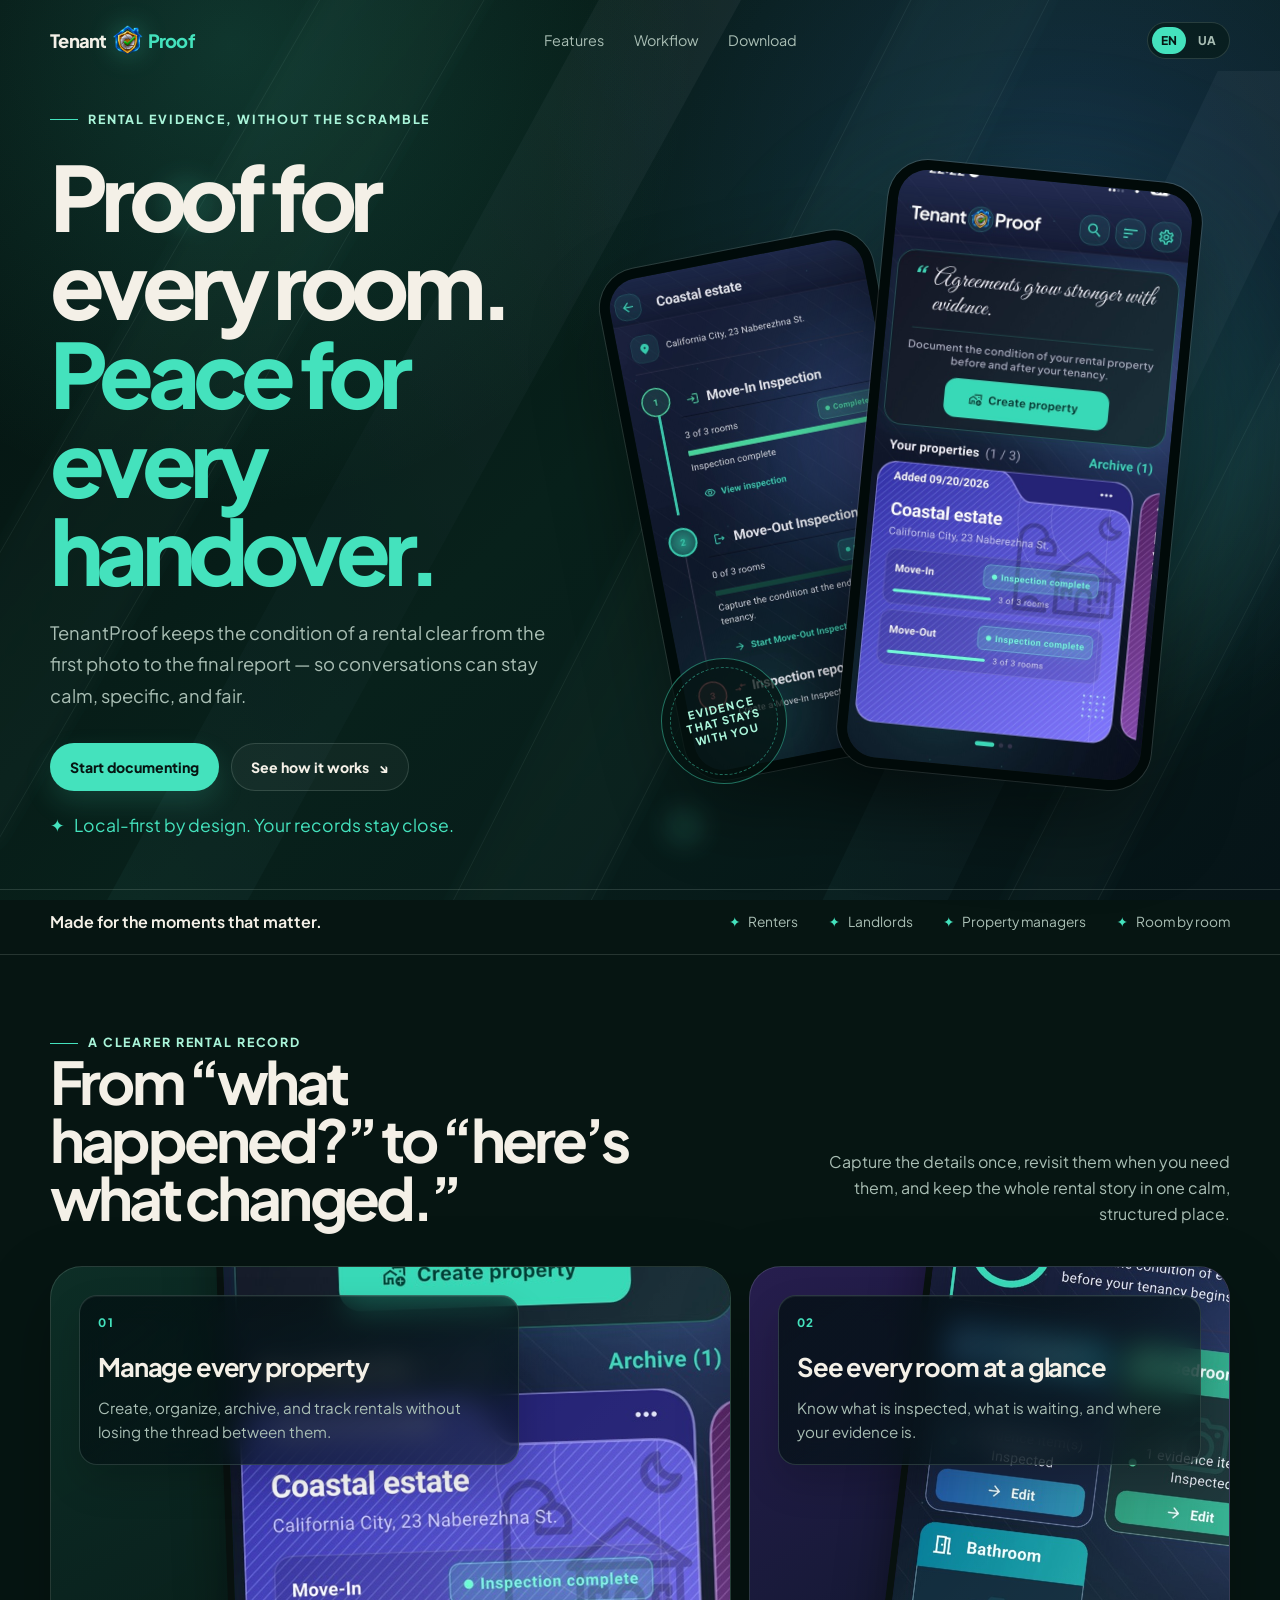
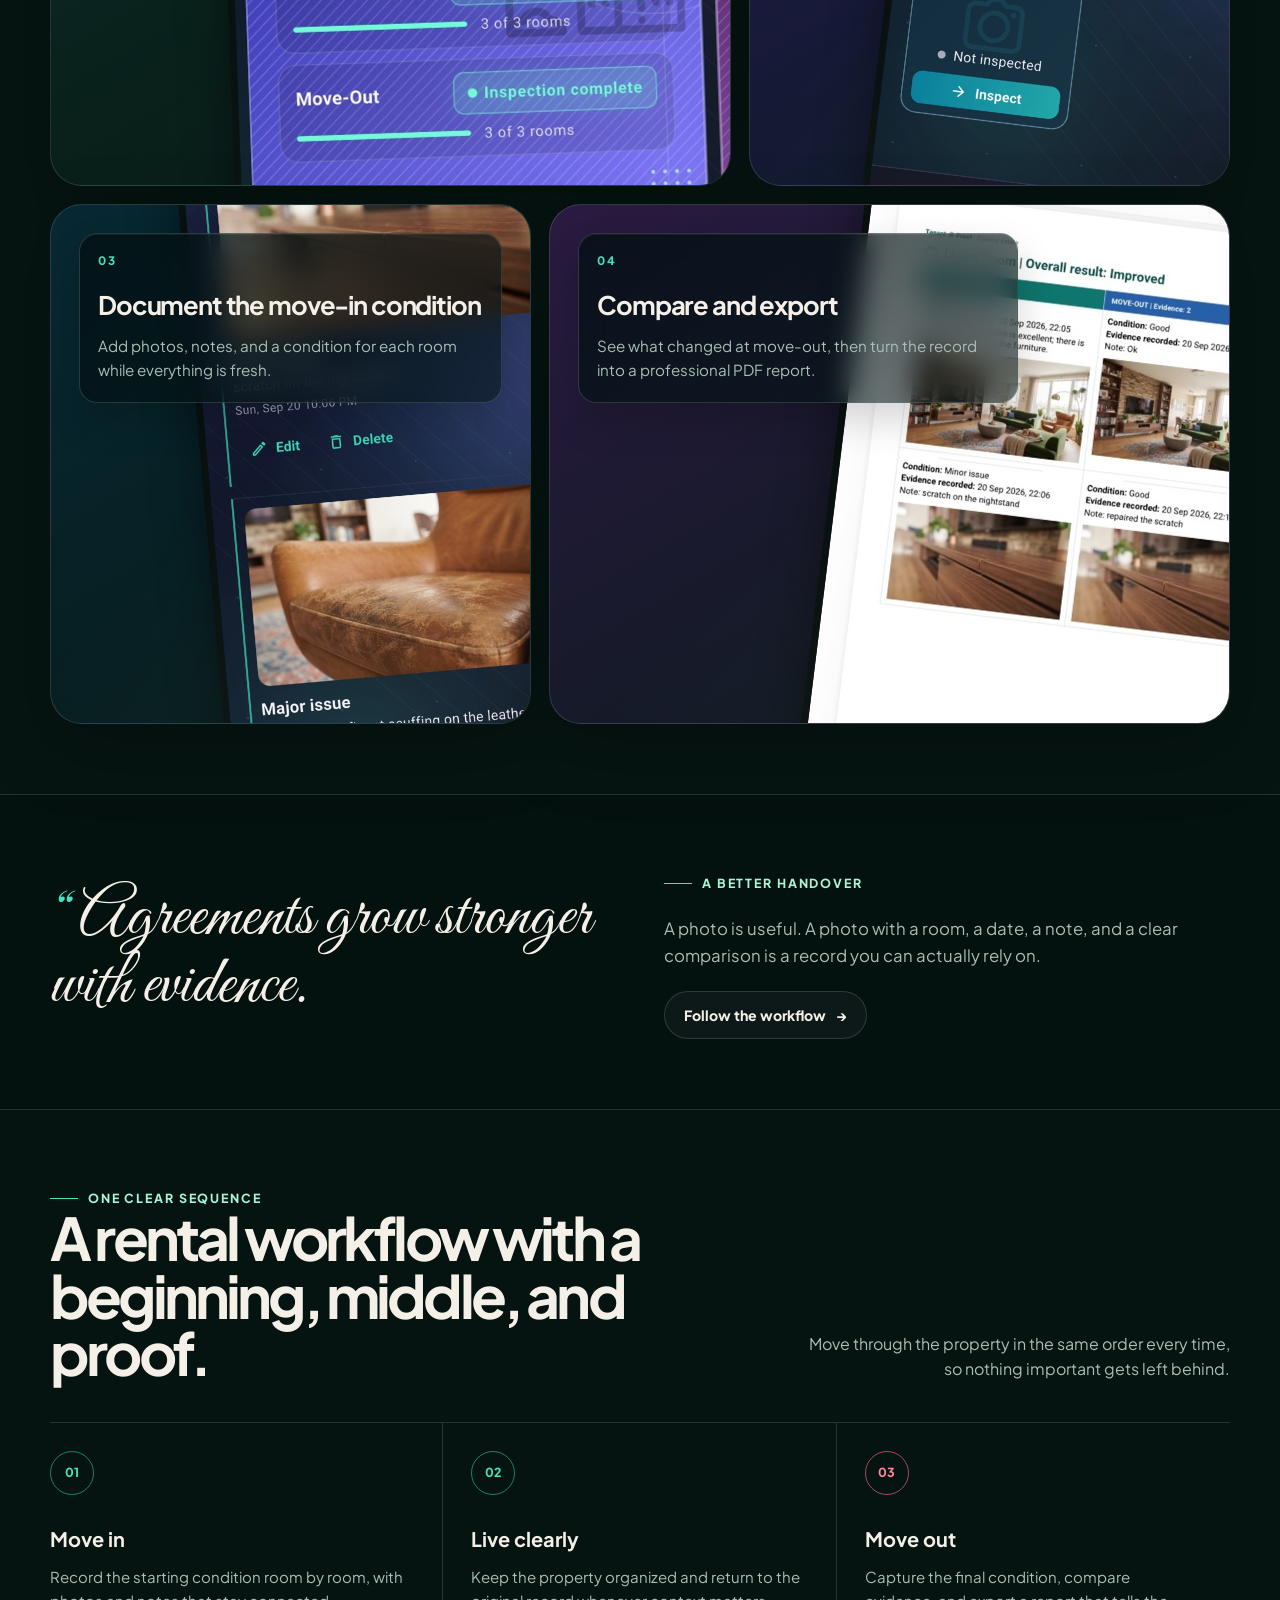
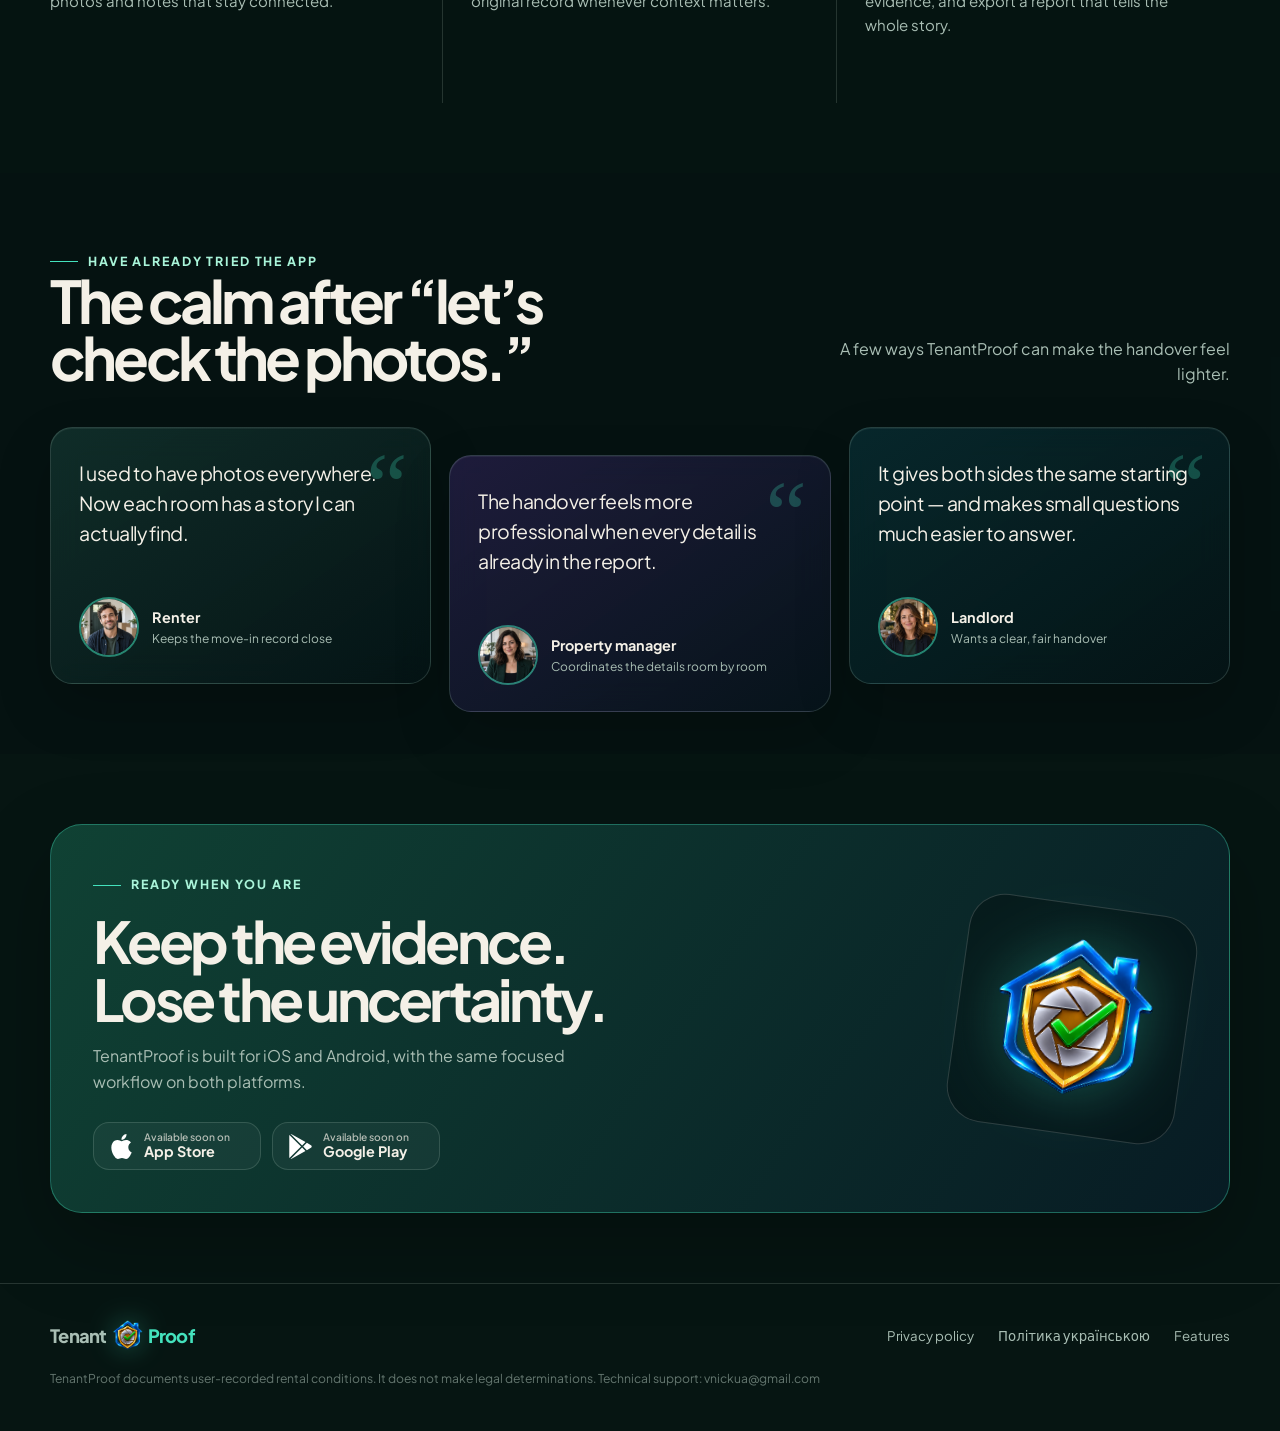
<file: index.html>
<!doctype html>
<html lang="en" data-locale="en">
  <head>
    <meta charset="utf-8">
    <meta name="viewport" content="width=device-width, initial-scale=1">
    <meta name="theme-color" content="#071b18">
    <meta name="description" content="TenantProof keeps rental condition evidence organized from move-in to move-out.">
    <title>TenantProof — evidence that stays with you</title>
    <link rel="icon" type="image/png" href="assets/brand/tenantproof-icon.png">
    <link rel="stylesheet" href="styles.css">
  </head>
  <body>
    <header class="site-header">
      <div class="page-shell nav">
        <a class="brand" href="index.html" aria-label="TenantProof home">
          <span class="brand-wordmark">Tenant</span>
          <img class="brand-mark" src="assets/brand/tenantproof-icon.png" alt="">
          <span class="brand-wordmark brand-proof">Proof</span>
        </a>
        <nav class="nav-links" aria-label="Primary navigation">
          <a href="#features" data-i18n="navFeatures">Features</a>
          <a href="#workflow" data-i18n="navWorkflow">Workflow</a>
          <a href="#download" data-i18n="navDownload">Download</a>
        </nav>
        <div class="nav-actions">
          <div class="locale" aria-label="Language">
            <a href="index.html?lang=en" data-locale-link="en" aria-current="page">EN</a>
            <a href="index.html?lang=uk" data-locale-link="uk">UA</a>
          </div>
          <button class="menu-toggle" type="button" aria-label="Open menu">Menu</button>
        </div>
      </div>
    </header>

    <main>
      <section class="hero">
        <div class="page-shell hero-grid">
          <div class="hero-copy">
            <div class="eyebrow" data-i18n="heroEyebrow">Rental evidence, without the scramble</div>
            <h1 data-i18n-html="heroTitle">Proof for every room.<br><em>Peace for every handover.</em></h1>
            <p class="hero-lede" data-i18n="heroLede">TenantProof keeps the condition of a rental clear from the first photo to the final report — so conversations can stay calm, specific, and fair.</p>
            <div class="hero-actions">
              <a class="button button-primary" href="#download" data-i18n="heroPrimary">Start documenting</a>
              <a class="button button-ghost" href="#features" data-i18n-html="heroSecondary">See how it works <span aria-hidden="true">↘</span></a>
            </div>
            <div class="hero-note"><span>✦</span><span data-i18n="heroNote">Local-first by design. Your records stay close.</span></div>
          </div>
          <div class="hero-visual" aria-label="TenantProof app preview">
            <div class="hero-glow"></div>
            <div class="screen-frame screen-back"><img src="assets/screens/us/8.jpeg" data-locale-src-uk="assets/screens/ua/9.jpeg" alt="TenantProof rental workflow screen" fetchpriority="high"></div>
            <div class="screen-frame screen-main"><img src="assets/screens/us/1.jpeg" data-locale-src-uk="assets/screens/ua/1.jpeg" alt="TenantProof property overview screen" fetchpriority="high"></div>
            <div class="hero-stamp" data-i18n-html="heroStamp">Evidence<br>that stays<br>with you</div>
          </div>
        </div>
      </section>

      <section class="proof-strip" aria-label="TenantProof audience">
        <div class="page-shell proof-row">
          <strong data-i18n="proofLead">Made for the moments that matter.</strong>
          <div class="proof-list">
            <span data-i18n="proof1">Renters</span>
            <span data-i18n="proof2">Landlords</span>
            <span data-i18n="proof3">Property managers</span>
            <span data-i18n="proof4">Room by room</span>
          </div>
        </div>
      </section>

      <section class="section" id="features">
        <div class="page-shell">
          <div class="section-heading">
            <div>
              <div class="eyebrow" data-i18n="featuresEyebrow">A clearer rental record</div>
              <h2 data-i18n="featuresTitle">From “what happened?” to “here’s what changed.”</h2>
            </div>
            <p data-i18n="featuresLede">Capture the details once, revisit them when you need them, and keep the whole rental story in one calm, structured place.</p>
          </div>
          <div class="feature-grid">
            <article class="feature-card">
              <div class="card-copy">
                <div class="card-number">01</div>
                <h3 data-i18n="feature1Title">Manage every property</h3>
                <p data-i18n="feature1Text">Create, organize, archive, and track rentals without losing the thread between them.</p>
              </div>
              <img class="feature-shot wide" src="assets/screens/us/1.jpeg" data-locale-src-uk="assets/screens/ua/1.jpeg" alt="Property management in TenantProof" loading="lazy">
            </article>
            <article class="feature-card">
              <div class="card-copy">
                <div class="card-number">02</div>
                <h3 data-i18n="feature2Title">See every room at a glance</h3>
                <p data-i18n="feature2Text">Know what is inspected, what is waiting, and where your evidence is.</p>
              </div>
              <img class="feature-shot tilt-right" src="assets/screens/us/2.jpeg" data-locale-src-uk="assets/screens/ua/2.jpeg" alt="Room inspection progress in TenantProof" loading="lazy">
            </article>
            <article class="feature-card">
              <div class="card-copy">
                <div class="card-number">03</div>
                <h3 data-i18n="feature3Title">Document the move-in condition</h3>
                <p data-i18n="feature3Text">Add photos, notes, and a condition for each room while everything is fresh.</p>
              </div>
              <img class="feature-shot" src="assets/screens/us/3.jpeg" data-locale-src-uk="assets/screens/ua/3.jpeg" alt="Move-in evidence screen in TenantProof" loading="lazy">
            </article>
            <article class="feature-card">
              <div class="card-copy">
                <div class="card-number">04</div>
                <h3 data-i18n="feature4Title">Compare and export</h3>
                <p data-i18n="feature4Text">See what changed at move-out, then turn the record into a professional PDF report.</p>
              </div>
              <img class="feature-shot tilt-right" src="assets/screens/us/6.jpeg" data-locale-src-uk="assets/screens/ua/6.jpeg" alt="Professional PDF export in TenantProof" loading="lazy">
            </article>
          </div>
        </div>
      </section>

      <section class="quote-band">
        <div class="page-shell quote-grid">
          <blockquote class="quote" data-i18n="quote">Agreements grow stronger with evidence.</blockquote>
          <div class="quote-side">
            <div class="eyebrow" data-i18n="quoteEyebrow">A better handover</div>
            <p data-i18n="quoteText">A photo is useful. A photo with a room, a date, a note, and a clear comparison is a record you can actually rely on.</p>
            <a class="button button-ghost" href="#workflow" data-i18n-html="quoteCta">Follow the workflow <span aria-hidden="true">→</span></a>
          </div>
        </div>
      </section>

      <section class="section workflow" id="workflow">
        <div class="page-shell">
          <div class="section-heading">
            <div>
              <div class="eyebrow" data-i18n="workflowEyebrow">One clear sequence</div>
              <h2 data-i18n="workflowTitle">A rental workflow with a beginning, middle, and proof.</h2>
            </div>
            <p data-i18n="workflowLede">Move through the property in the same order every time, so nothing important gets left behind.</p>
          </div>
          <div class="steps">
            <article class="step">
              <div class="step-number">01</div>
              <h3 data-i18n="step1Title">Move in</h3>
              <p data-i18n="step1Text">Record the starting condition room by room, with photos and notes that stay connected.</p>
            </article>
            <article class="step">
              <div class="step-number">02</div>
              <h3 data-i18n="step2Title">Live clearly</h3>
              <p data-i18n="step2Text">Keep the property organized and return to the original record whenever context matters.</p>
            </article>
            <article class="step">
              <div class="step-number">03</div>
              <h3 data-i18n="step3Title">Move out</h3>
              <p data-i18n="step3Text">Capture the final condition, compare evidence, and export a report that tells the whole story.</p>
            </article>
          </div>
        </div>
      </section>

      <section class="section testimonials" id="testimonials">
        <div class="page-shell">
          <div class="section-heading">
            <div>
              <div class="eyebrow" data-i18n="testimonialsEyebrow">Illustrative feedback</div>
              <h2 data-i18n="testimonialsTitle">The calm after “let’s check the photos.”</h2>
            </div>
            <p data-i18n="testimonialsLede">A few ways TenantProof can make the handover feel lighter. These are representative comments for the product story.</p>
          </div>
          <div class="testimonial-grid">
            <article class="testimonial-card">
              <p class="testimonial-quote" data-i18n="testimonial1">I used to have photos everywhere. Now each room has a story I can actually find.</p>
              <div class="testimonial-person">
                <img src="assets/testimonials/renter.png" alt="">
                <div><strong data-i18n="testimonial1Role">Renter</strong><span data-i18n="testimonial1Meta">Keeps the move-in record close</span></div>
              </div>
            </article>
            <article class="testimonial-card">
              <p class="testimonial-quote" data-i18n="testimonial2">The handover feels more professional when every detail is already in the report.</p>
              <div class="testimonial-person">
                <img src="assets/testimonials/property-manager.png" alt="">
                <div><strong data-i18n="testimonial2Role">Property manager</strong><span data-i18n="testimonial2Meta">Coordinates the details room by room</span></div>
              </div>
            </article>
            <article class="testimonial-card">
              <p class="testimonial-quote" data-i18n="testimonial3">It gives both sides the same starting point — and makes small questions much easier to answer.</p>
              <div class="testimonial-person">
                <img src="assets/testimonials/landlord.png" alt="">
                <div><strong data-i18n="testimonial3Role">Landlord</strong><span data-i18n="testimonial3Meta">Wants a clear, fair handover</span></div>
              </div>
            </article>
          </div>
        </div>
      </section>

      <section class="section" id="download">
        <div class="page-shell">
          <div class="download-card">
            <div>
              <div class="eyebrow" data-i18n="downloadEyebrow">Ready when you are</div>
              <h2 data-i18n="downloadTitle">Keep the evidence. Lose the uncertainty.</h2>
              <p data-i18n="downloadText">TenantProof is built for iOS and Android, with the same focused workflow on both platforms.</p>
              <div class="store-buttons" aria-label="Download TenantProof">
                <a class="button button-ghost store-button" href="#download">
                  <img src="assets/brand/apple.svg" alt="">
                  <span><small data-i18n="storeSoon">Download</small><strong>App Store</strong></span>
                </a>
                <a class="button button-ghost store-button" href="https://apps.apple.com/us/app/tenantproof-rental-evidence/id6809199170">
                  <img src="assets/brand/google-play.svg" alt="">
                  <span><small data-i18n="storeSoon">Available soon on</small><strong>Google Play</strong></span>
                </a>
              </div>
            </div>
            <div class="download-icon"><img src="assets/brand/tenantproof-icon.png" alt="TenantProof app icon"></div>
          </div>
        </div>
      </section>
    </main>

    <footer class="site-footer">
      <div class="page-shell">
        <div class="footer-row">
          <a class="brand" href="index.html">
            <span class="brand-wordmark">Tenant</span>
            <img class="brand-mark" src="assets/brand/tenantproof-icon.png" alt="">
            <span class="brand-wordmark brand-proof">Proof</span>
          </a>
          <div class="footer-links">
            <a href="privacy.html" data-privacy-link data-i18n="footerPrivacy">Privacy policy</a>
            <a href="ua/privacy.html" data-privacy-ua-link data-i18n="footerPrivacyUa">Політика українською</a>
            <a href="#features" data-i18n="footerFeatures">Features</a>
          </div>
        </div>
        <p class="footer-meta" data-i18n="footerMeta">TenantProof documents user-recorded rental conditions. It does not make legal determinations.</p>
      </div>
    </footer>
    <script src="site.js"></script>
  </body>
</html>
</file>
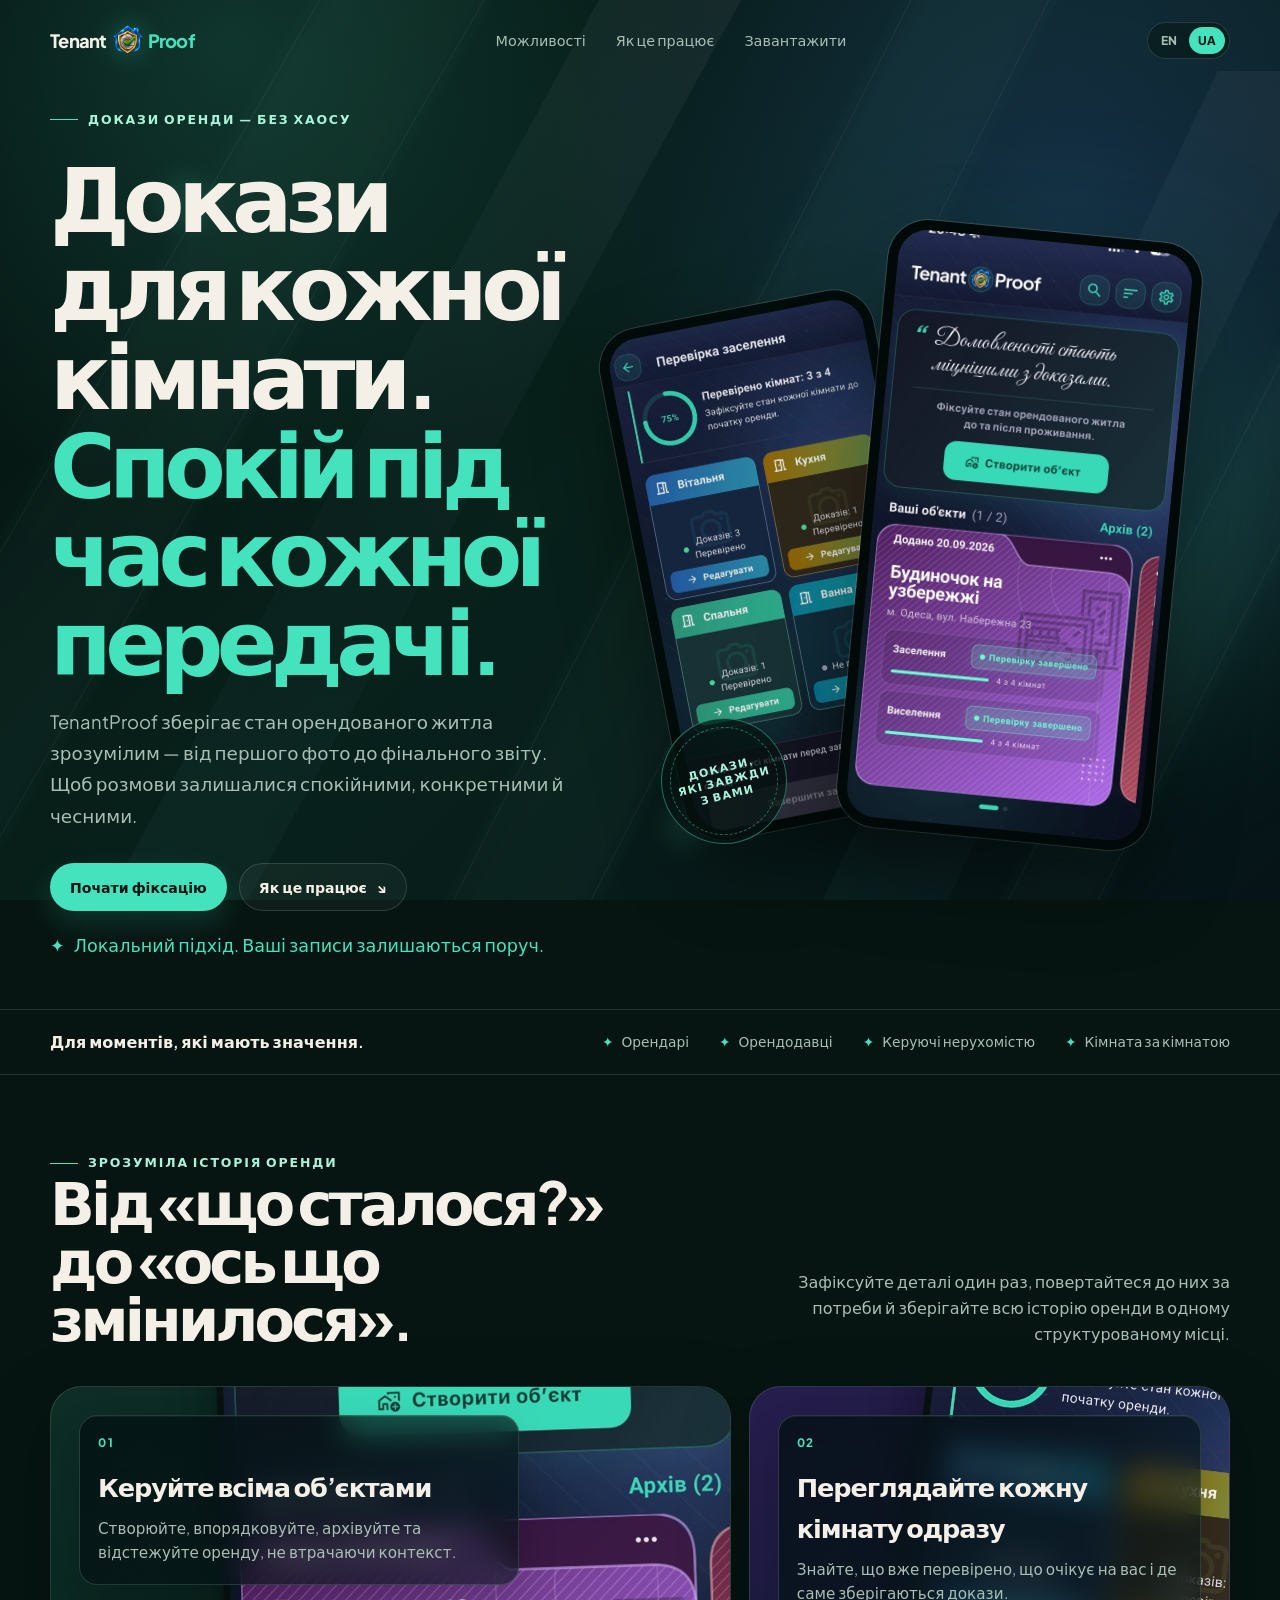
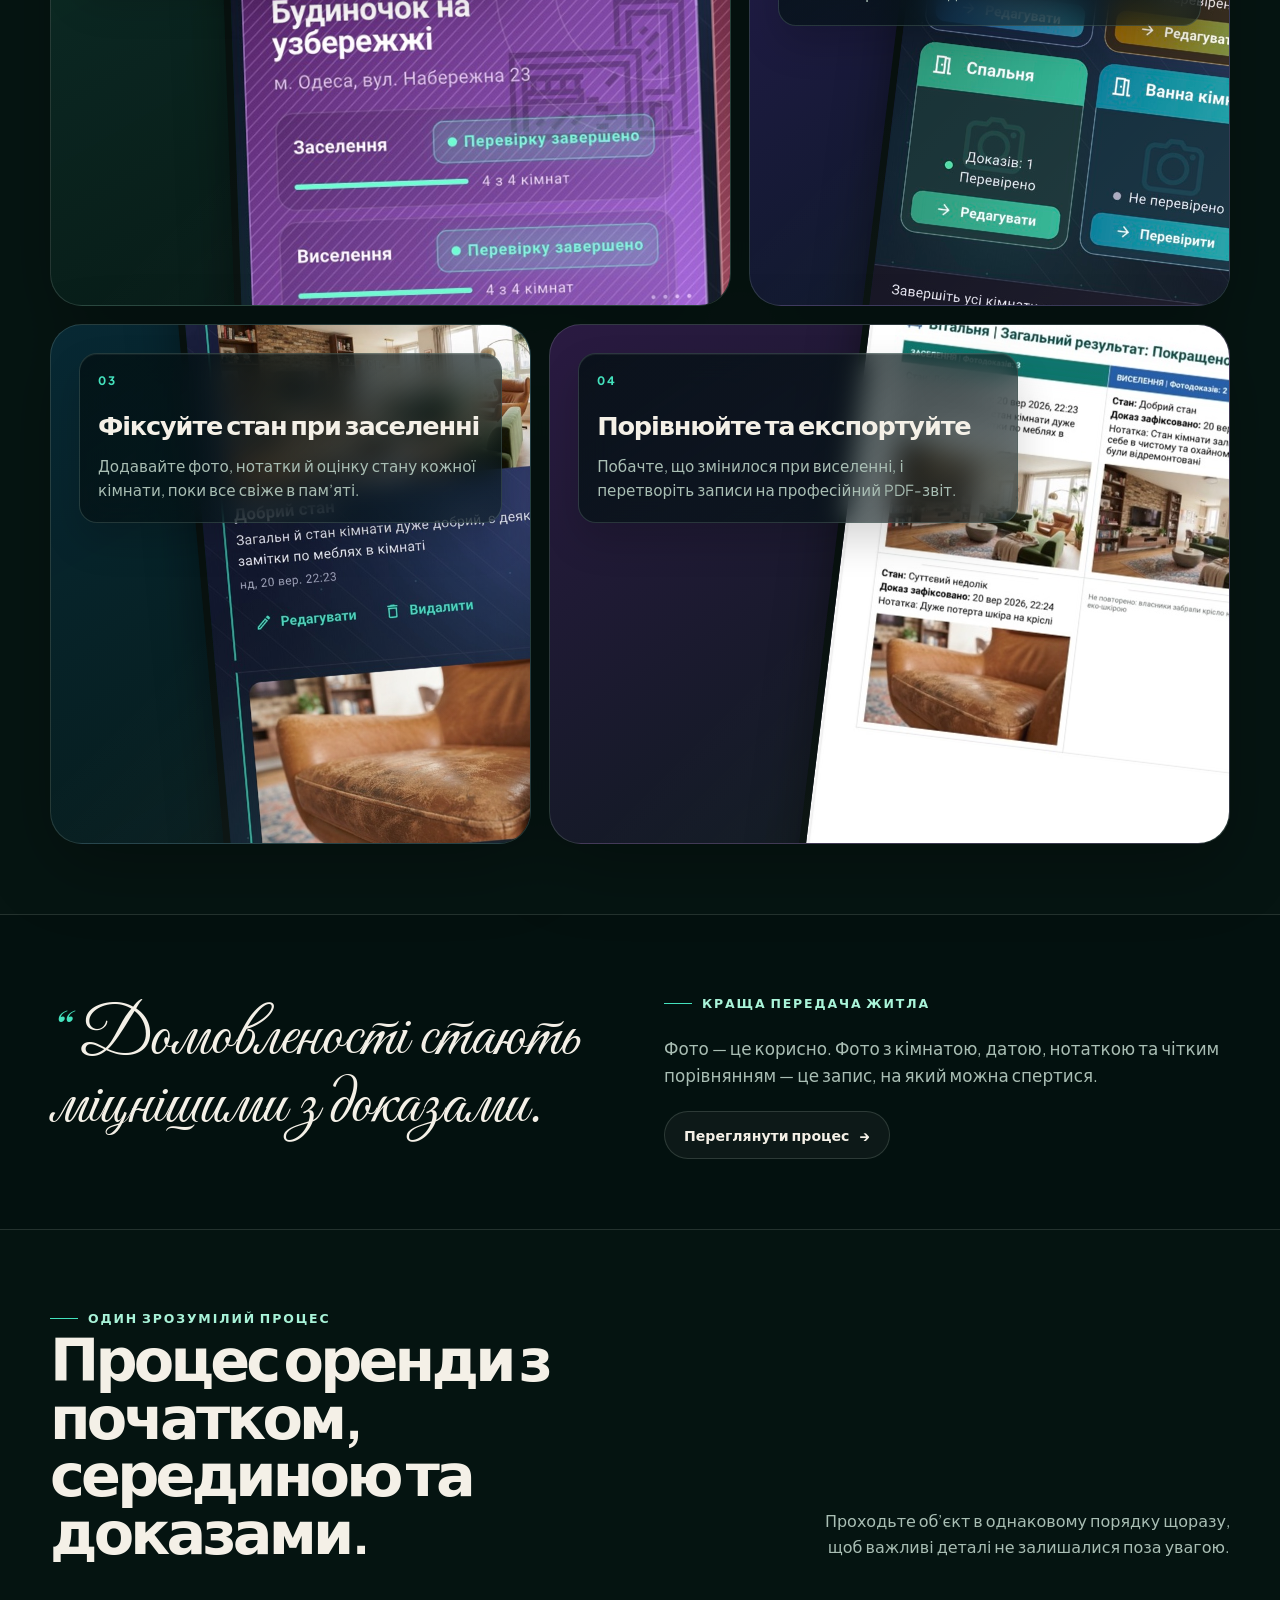
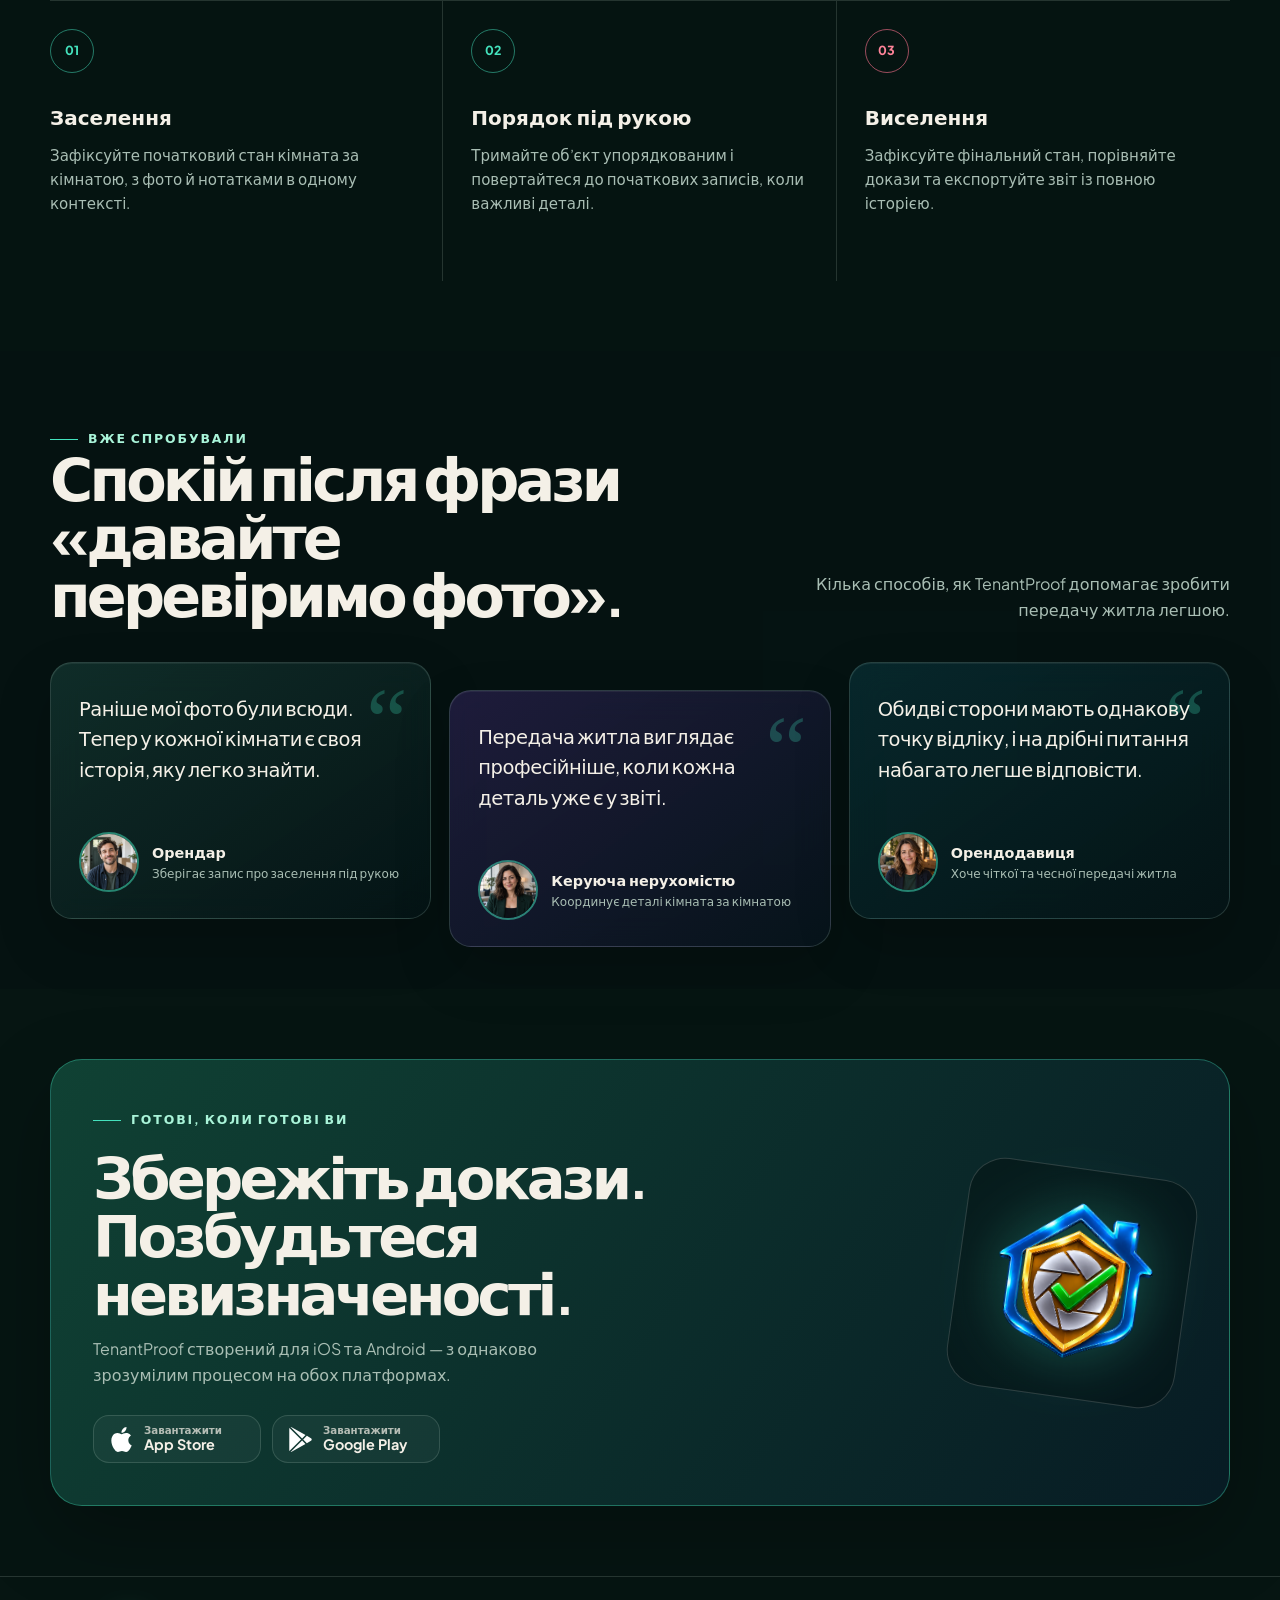
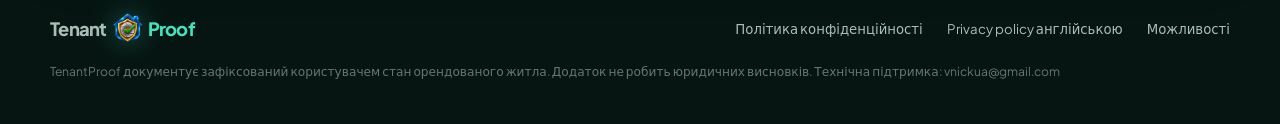
<file: ua/index.html>
<!doctype html>
<html lang="uk">
  <head>
    <meta charset="utf-8">
    <meta name="viewport" content="width=device-width, initial-scale=1">
    <meta http-equiv="refresh" content="0; url=../index.html?lang=uk">
    <title>TenantProof — докази, які завжди з вами</title>
  </head>
  <body>
    <p><a href="../index.html?lang=uk">Відкрити українську версію TenantProof</a></p>
    <script>window.location.replace("../index.html?lang=uk");</script>
  </body>
</html>
</file>
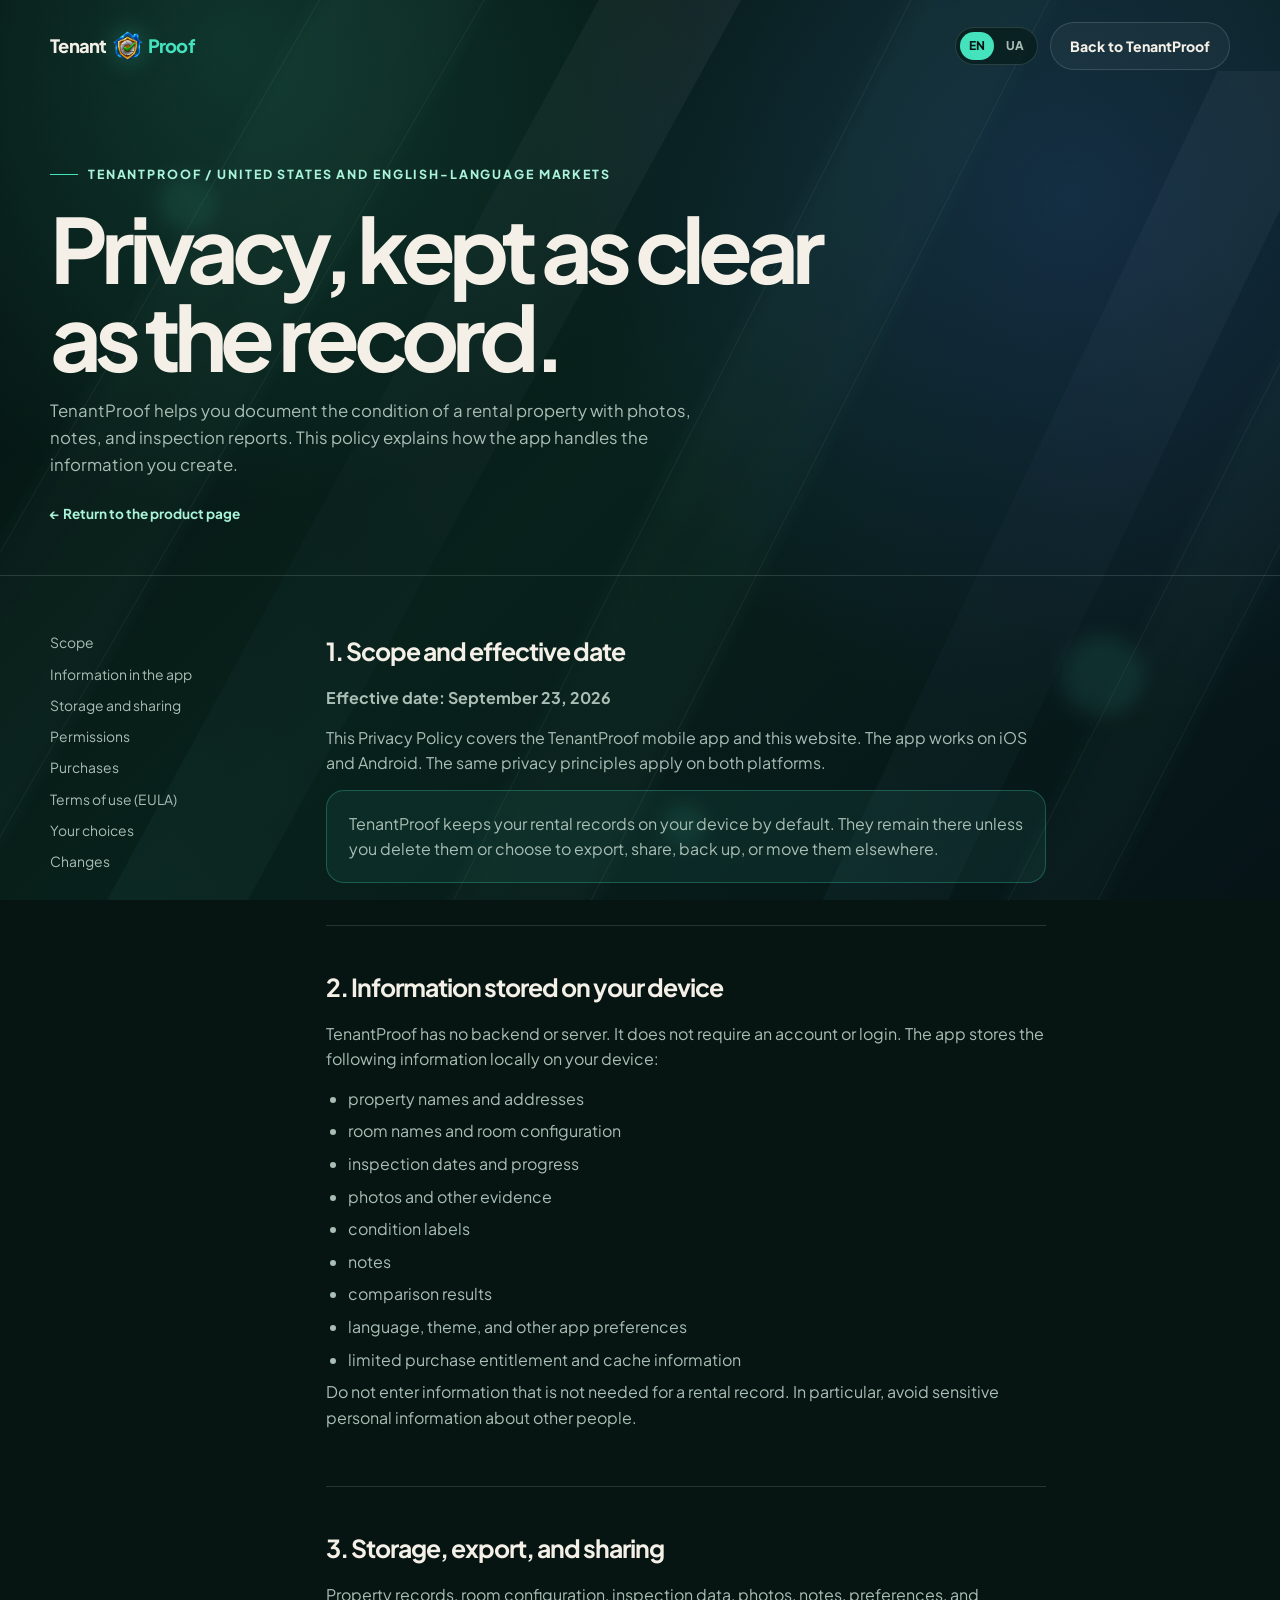
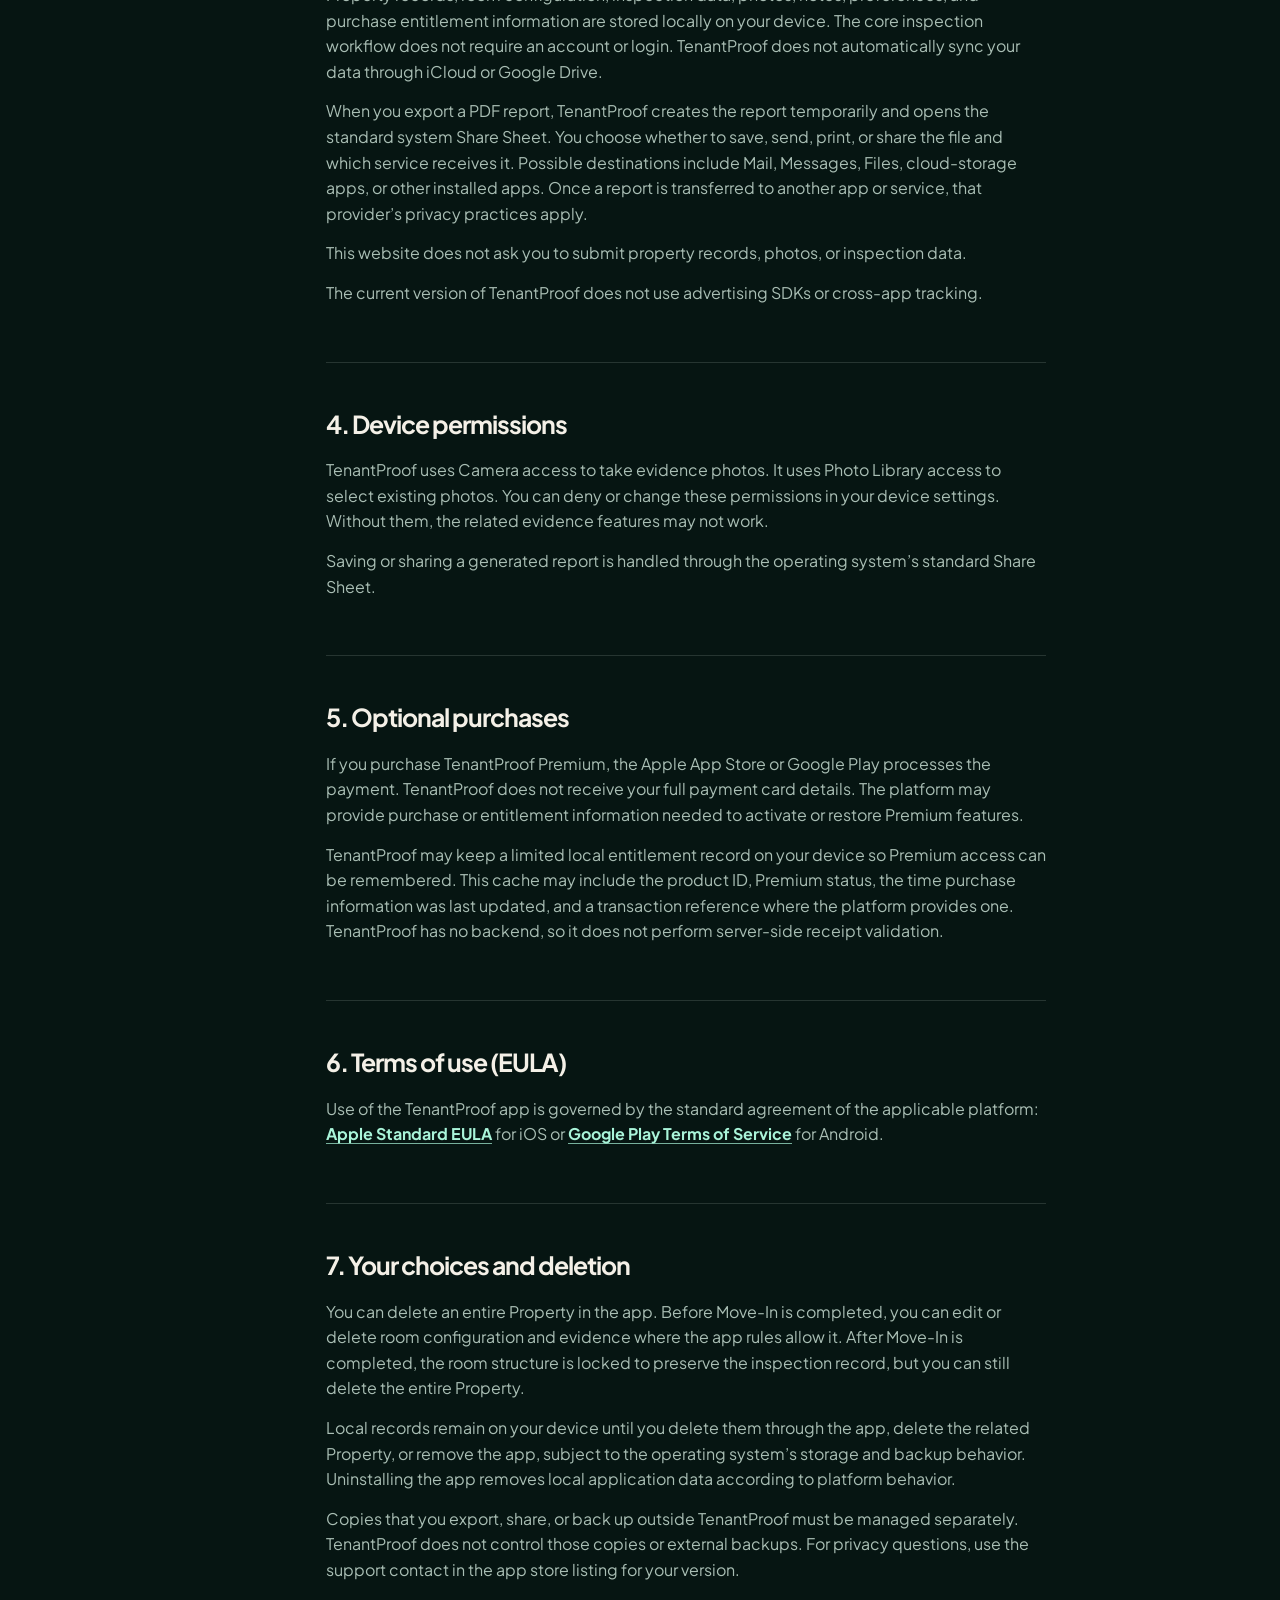
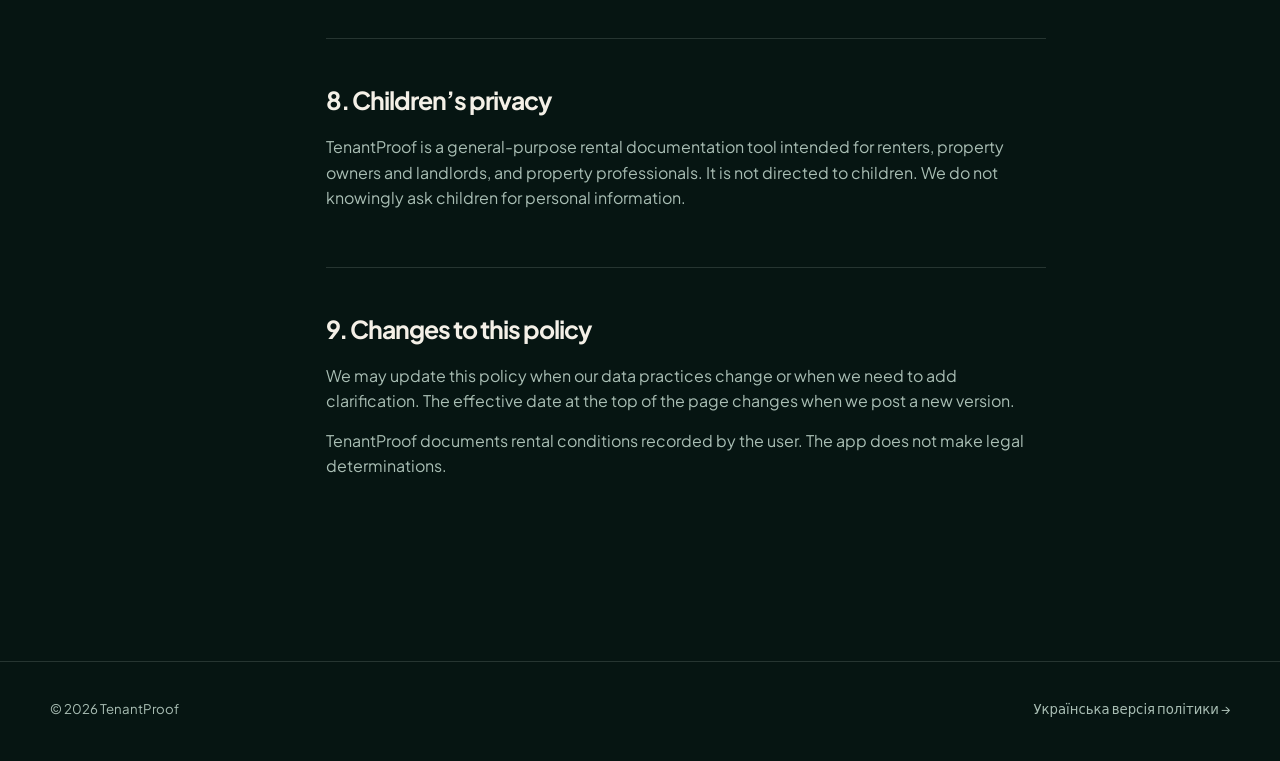
<file: privacy.html>
<!doctype html>
<html lang="en">
  <head>
    <meta charset="utf-8">
    <meta name="viewport" content="width=device-width, initial-scale=1">
    <meta name="theme-color" content="#071b18">
    <meta name="description" content="TenantProof Privacy Policy for users in the United States and other English-language markets.">
    <title>Privacy Policy — TenantProof</title>
    <link rel="icon" type="image/png" href="assets/brand/tenantproof-icon.png">
    <link rel="stylesheet" href="styles.css">
  </head>
  <body class="legal-page">
    <header class="site-header">
      <div class="page-shell nav">
        <a class="brand" href="index.html"><span class="brand-wordmark">Tenant</span><img class="brand-mark" src="assets/brand/tenantproof-icon.png" alt=""><span class="brand-wordmark brand-proof">Proof</span></a>
        <div class="nav-actions">
          <div class="locale" aria-label="Language"><a href="index.html?lang=en" aria-current="page">EN</a><a href="index.html?lang=uk">UA</a></div>
          <a class="button button-ghost" href="index.html">Back to TenantProof</a>
        </div>
      </div>
    </header>
    <main>
      <section class="legal-hero">
        <div class="page-shell">
          <div class="eyebrow">TenantProof / United States and English-language markets</div>
          <h1>Privacy, kept as clear as the record.</h1>
          <p>TenantProof helps you document the condition of a rental property with photos, notes, and inspection reports. This policy explains how the app handles the information you create.</p>
          <a class="legal-back" href="index.html">← Return to the product page</a>
        </div>
      </section>
      <div class="page-shell legal-layout">
        <nav class="legal-toc" aria-label="On this page">
          <a href="#scope">Scope</a><a href="#data">Information in the app</a><a href="#storage">Storage and sharing</a><a href="#permissions">Permissions</a><a href="#purchases">Purchases</a><a href="#eula">Terms of use (EULA)</a><a href="#choices">Your choices</a><a href="#changes">Changes</a>
        </nav>
        <article class="legal-content">
          <section id="scope">
            <h2>1. Scope and effective date</h2>
            <p><strong>Effective date: September 23, 2026</strong></p>
            <p>This Privacy Policy covers the TenantProof mobile app and this website. The app works on iOS and Android. The same privacy principles apply on both platforms.</p>
            <div class="legal-callout"><p>TenantProof keeps your rental records on your device by default. They remain there unless you delete them or choose to export, share, back up, or move them elsewhere.</p></div>
          </section>
          <section id="data">
            <h2>2. Information stored on your device</h2>
            <p>TenantProof has no backend or server. It does not require an account or login. The app stores the following information locally on your device:</p>
            <ul><li>property names and addresses</li><li>room names and room configuration</li><li>inspection dates and progress</li><li>photos and other evidence</li><li>condition labels</li><li>notes</li><li>comparison results</li><li>language, theme, and other app preferences</li><li>limited purchase entitlement and cache information</li></ul>
            <p>Do not enter information that is not needed for a rental record. In particular, avoid sensitive personal information about other people.</p>
          </section>
          <section id="storage">
            <h2>3. Storage, export, and sharing</h2>
            <p>Property records, room configuration, inspection data, photos, notes, preferences, and purchase entitlement information are stored locally on your device. The core inspection workflow does not require an account or login. TenantProof does not automatically sync your data through iCloud or Google Drive.</p>
            <p>When you export a PDF report, TenantProof creates the report temporarily and opens the standard system Share Sheet. You choose whether to save, send, print, or share the file and which service receives it. Possible destinations include Mail, Messages, Files, cloud-storage apps, or other installed apps. Once a report is transferred to another app or service, that provider’s privacy practices apply.</p>
            <p>This website does not ask you to submit property records, photos, or inspection data.</p>
            <p>The current version of TenantProof does not use advertising SDKs or cross-app tracking.</p>
          </section>
          <section id="permissions">
            <h2>4. Device permissions</h2>
            <p>TenantProof uses Camera access to take evidence photos. It uses Photo Library access to select existing photos. You can deny or change these permissions in your device settings. Without them, the related evidence features may not work.</p>
            <p>Saving or sharing a generated report is handled through the operating system’s standard Share Sheet.</p>
          </section>
          <section id="purchases">
            <h2>5. Optional purchases</h2>
            <p>If you purchase TenantProof Premium, the Apple App Store or Google Play processes the payment. TenantProof does not receive your full payment card details. The platform may provide purchase or entitlement information needed to activate or restore Premium features.</p>
            <p>TenantProof may keep a limited local entitlement record on your device so Premium access can be remembered. This cache may include the product ID, Premium status, the time purchase information was last updated, and a transaction reference where the platform provides one. TenantProof has no backend, so it does not perform server-side receipt validation.</p>
          </section>
          <section id="eula">
            <h2>6. Terms of use (EULA)</h2>
            <p>Use of the TenantProof app is governed by the standard agreement of the applicable platform: <a href="https://www.apple.com/legal/internet-services/itunes/dev/stdeula/" target="_blank" rel="noopener">Apple Standard EULA</a> for iOS or <a href="https://play.google.com/intl/en_ua/about/play-terms/" target="_blank" rel="noopener">Google Play Terms of Service</a> for Android.</p>
          </section>
          <section id="choices">
            <h2>7. Your choices and deletion</h2>
            <p>You can delete an entire Property in the app. Before Move-In is completed, you can edit or delete room configuration and evidence where the app rules allow it. After Move-In is completed, the room structure is locked to preserve the inspection record, but you can still delete the entire Property.</p>
            <p>Local records remain on your device until you delete them through the app, delete the related Property, or remove the app, subject to the operating system’s storage and backup behavior. Uninstalling the app removes local application data according to platform behavior.</p>
            <p>Copies that you export, share, or back up outside TenantProof must be managed separately. TenantProof does not control those copies or external backups. For privacy questions, use the support contact in the app store listing for your version.</p>
          </section>
          <section>
            <h2>8. Children’s privacy</h2>
            <p>TenantProof is a general-purpose rental documentation tool intended for renters, property owners and landlords, and property professionals. It is not directed to children. We do not knowingly ask children for personal information.</p>
          </section>
          <section id="changes">
            <h2>9. Changes to this policy</h2>
            <p>We may update this policy when our data practices change or when we need to add clarification. The effective date at the top of the page changes when we post a new version.</p>
            <p>TenantProof documents rental conditions recorded by the user. The app does not make legal determinations.</p>
          </section>
        </article>
      </div>
    </main>
    <footer class="site-footer"><div class="page-shell footer-row"><span>© 2026 TenantProof</span><a href="ua/privacy.html">Українська версія політики →</a></div></footer>
  </body>
</html>
</file>
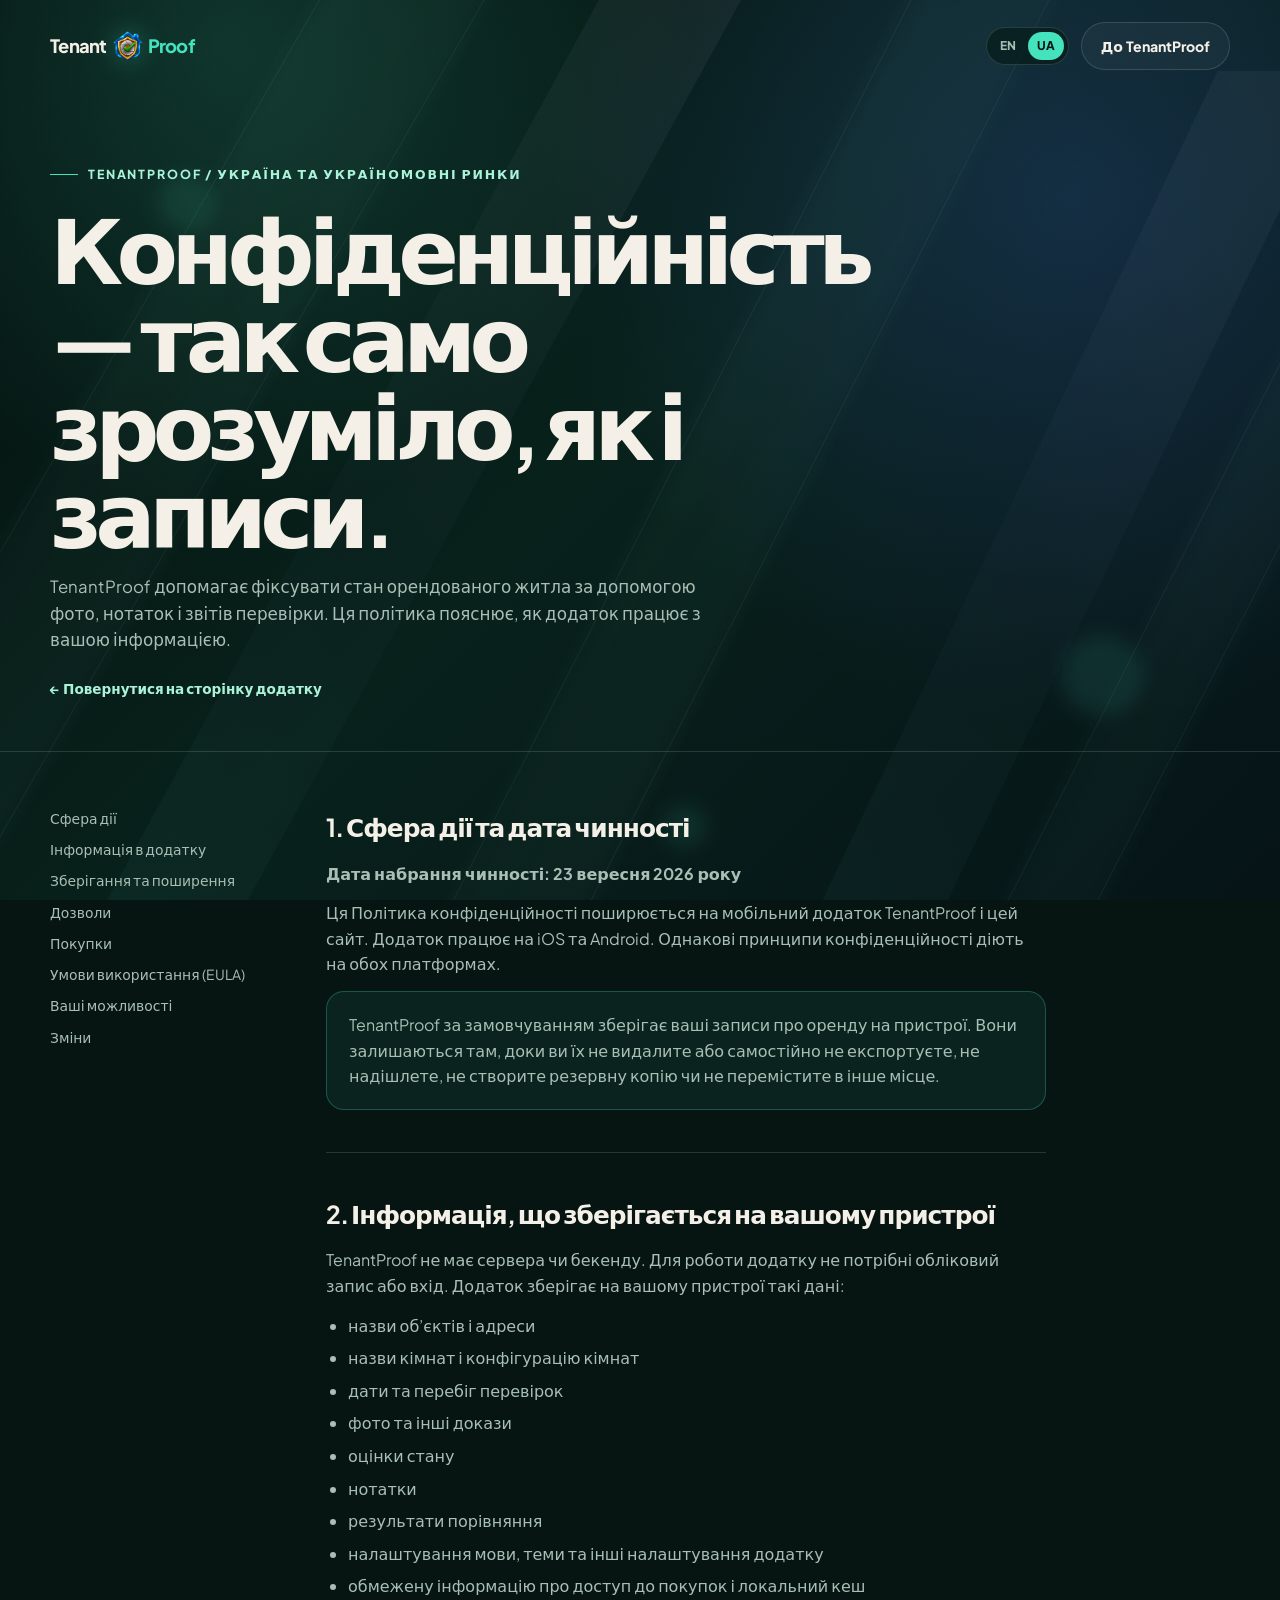
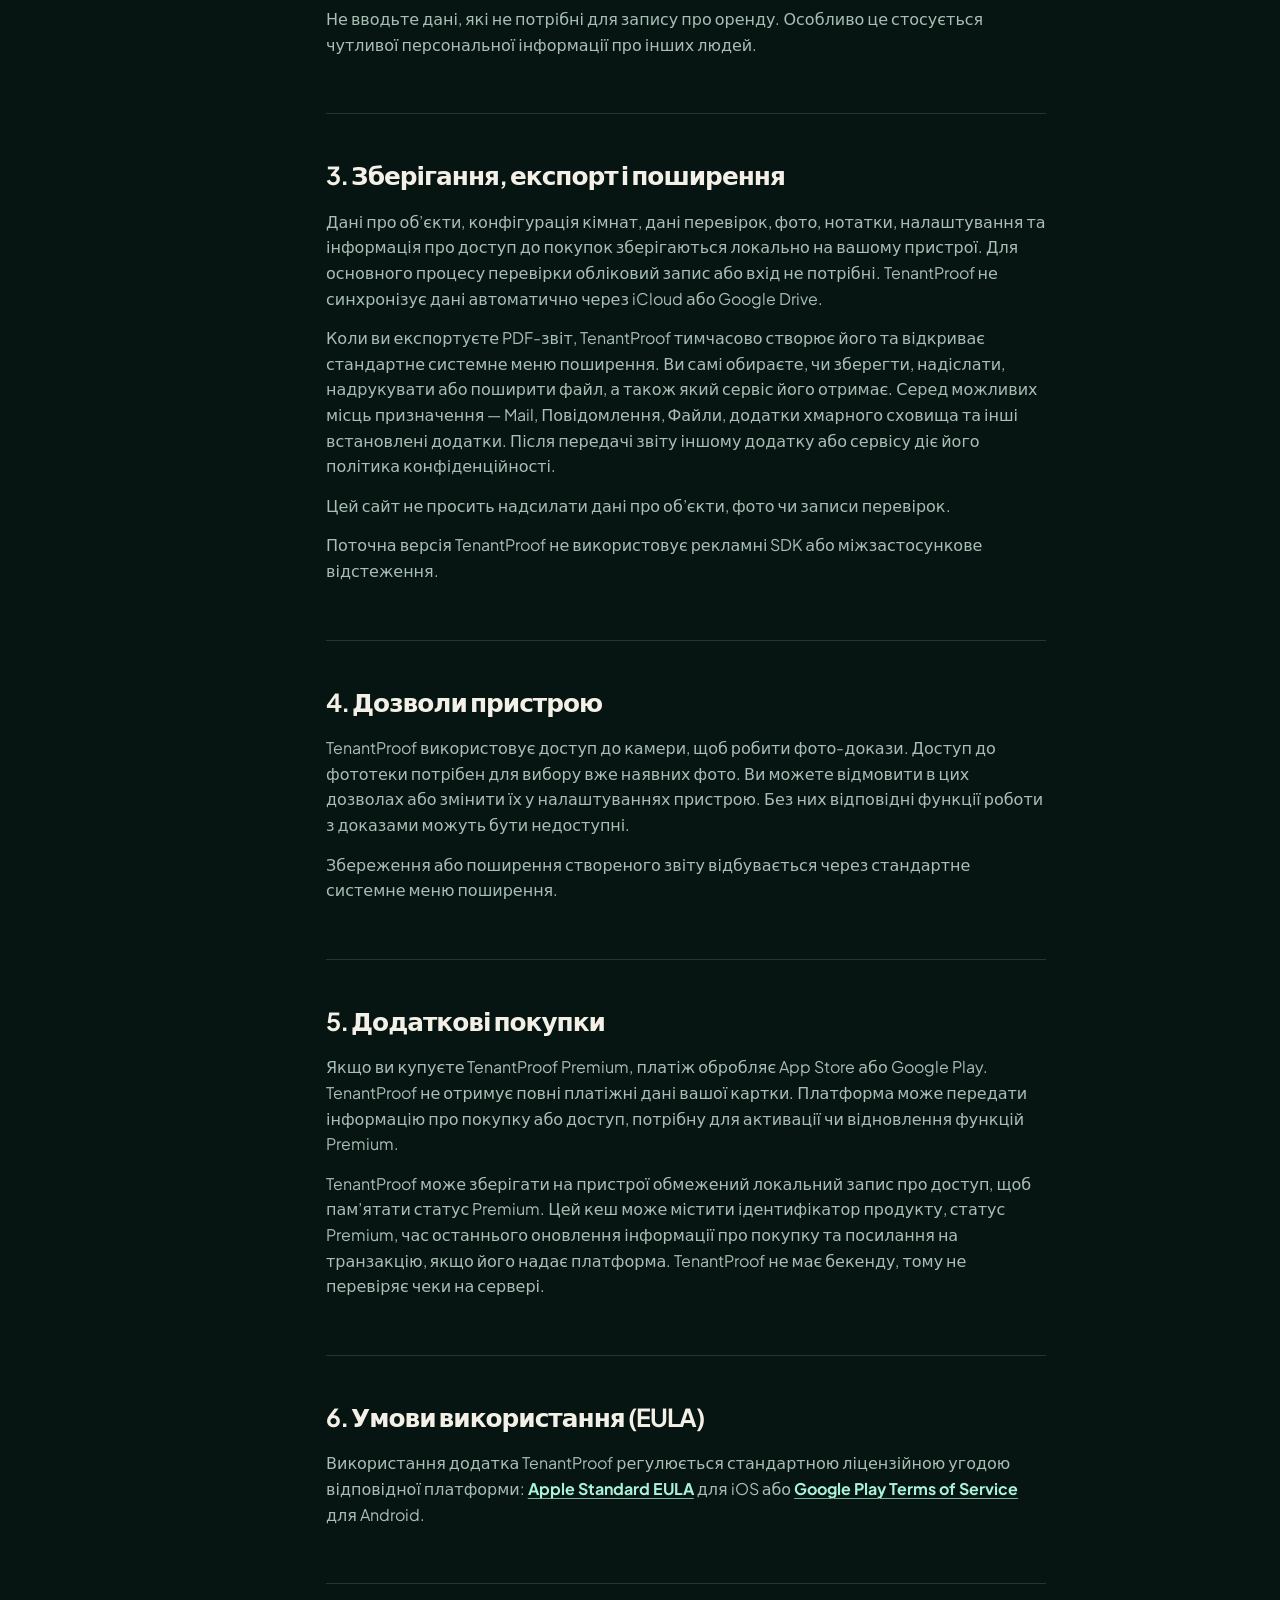
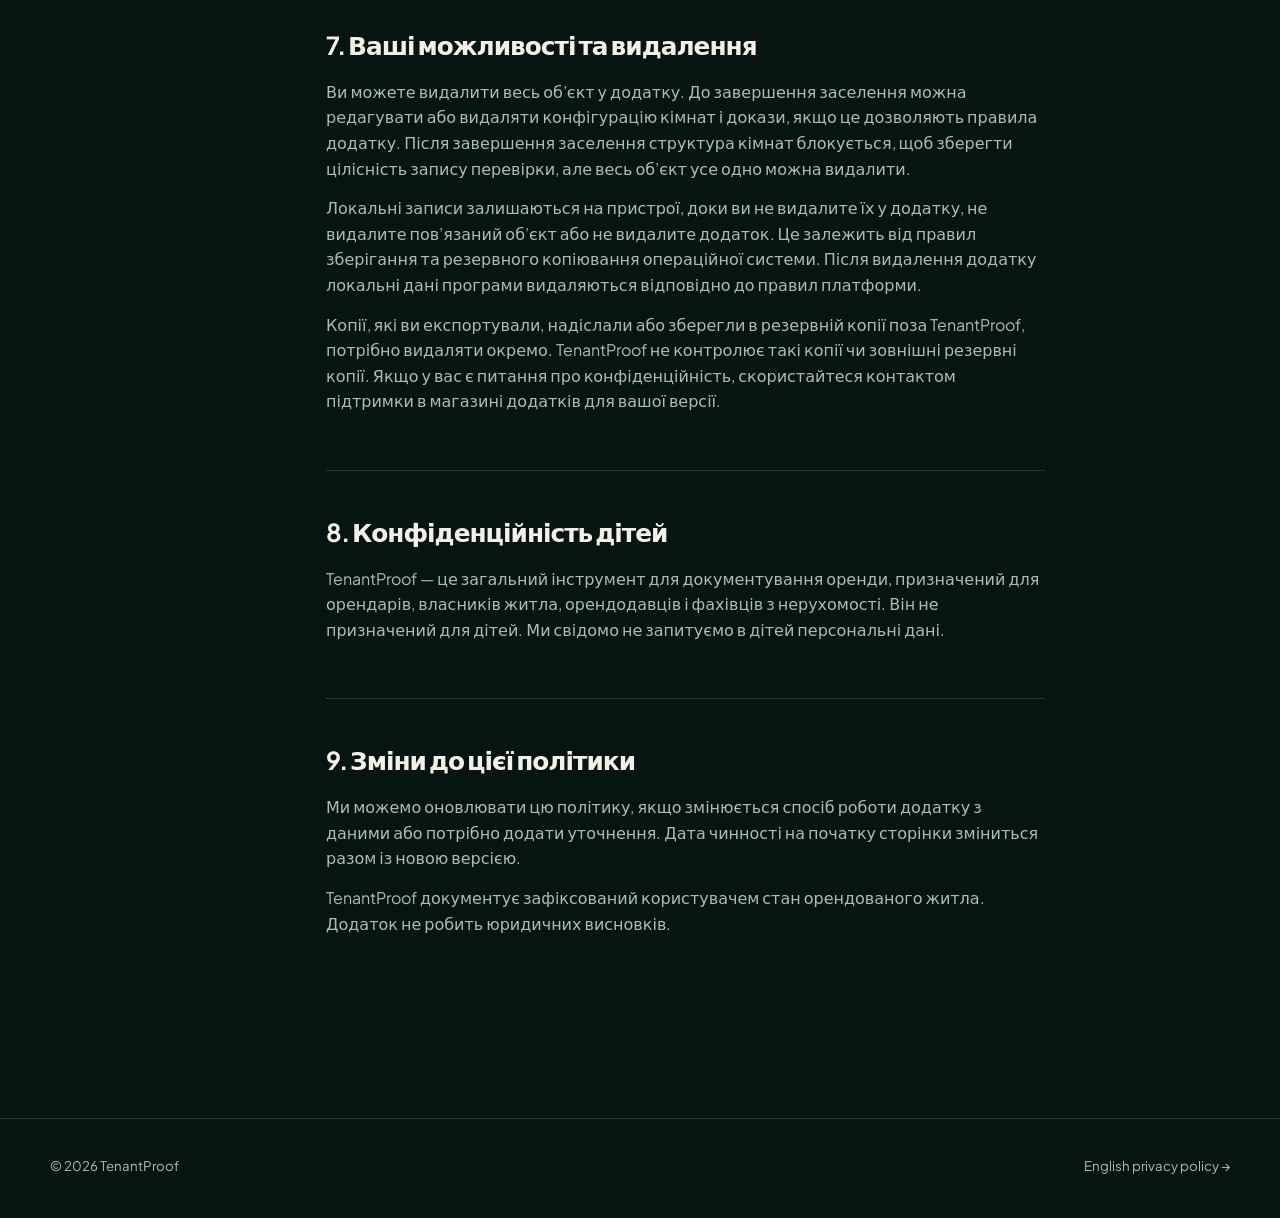
<file: ua/privacy.html>
<!doctype html>
<html lang="uk">
  <head>
    <meta charset="utf-8">
    <meta name="viewport" content="width=device-width, initial-scale=1">
    <meta name="theme-color" content="#071b18">
    <meta name="description" content="Політика конфіденційності TenantProof для користувачів України та україномовних ринків.">
    <title>Політика конфіденційності — TenantProof</title>
    <link rel="icon" type="image/png" href="../assets/brand/tenantproof-icon.png">
    <link rel="stylesheet" href="../styles.css">
  </head>
  <body class="legal-page">
    <header class="site-header">
      <div class="page-shell nav">
        <a class="brand" href="../index.html?lang=uk"><span class="brand-wordmark">Tenant</span><img class="brand-mark" src="../assets/brand/tenantproof-icon.png" alt=""><span class="brand-wordmark brand-proof">Proof</span></a>
        <div class="nav-actions">
          <div class="locale" aria-label="Мова"><a href="../index.html?lang=en">EN</a><a href="../index.html?lang=uk" aria-current="page">UA</a></div>
          <a class="button button-ghost" href="../index.html?lang=uk">До TenantProof</a>
        </div>
      </div>
    </header>
    <main>
      <section class="legal-hero">
        <div class="page-shell">
          <div class="eyebrow">TenantProof / Україна та україномовні ринки</div>
          <h1>Конфіденційність — так само зрозуміло, як і записи.</h1>
          <p>TenantProof допомагає фіксувати стан орендованого житла за допомогою фото, нотаток і звітів перевірки. Ця політика пояснює, як додаток працює з вашою інформацією.</p>
          <a class="legal-back" href="../index.html?lang=uk">← Повернутися на сторінку додатку</a>
        </div>
      </section>
      <div class="page-shell legal-layout">
        <nav class="legal-toc" aria-label="На цій сторінці">
          <a href="#scope">Сфера дії</a><a href="#data">Інформація в додатку</a><a href="#storage">Зберігання та поширення</a><a href="#permissions">Дозволи</a><a href="#purchases">Покупки</a><a href="#eula">Умови використання (EULA)</a><a href="#choices">Ваші можливості</a><a href="#changes">Зміни</a>
        </nav>
        <article class="legal-content">
          <section id="scope">
            <h2>1. Сфера дії та дата чинності</h2>
            <p><strong>Дата набрання чинності: 23 вересня 2026 року</strong></p>
            <p>Ця Політика конфіденційності поширюється на мобільний додаток TenantProof і цей сайт. Додаток працює на iOS та Android. Однакові принципи конфіденційності діють на обох платформах.</p>
            <div class="legal-callout"><p>TenantProof за замовчуванням зберігає ваші записи про оренду на пристрої. Вони залишаються там, доки ви їх не видалите або самостійно не експортуєте, не надішлете, не створите резервну копію чи не перемістите в інше місце.</p></div>
          </section>
          <section id="data">
            <h2>2. Інформація, що зберігається на вашому пристрої</h2>
            <p>TenantProof не має сервера чи бекенду. Для роботи додатку не потрібні обліковий запис або вхід. Додаток зберігає на вашому пристрої такі дані:</p>
            <ul><li>назви об’єктів і адреси</li><li>назви кімнат і конфігурацію кімнат</li><li>дати та перебіг перевірок</li><li>фото та інші докази</li><li>оцінки стану</li><li>нотатки</li><li>результати порівняння</li><li>налаштування мови, теми та інші налаштування додатку</li><li>обмежену інформацію про доступ до покупок і локальний кеш</li></ul>
            <p>Не вводьте дані, які не потрібні для запису про оренду. Особливо це стосується чутливої персональної інформації про інших людей.</p>
          </section>
          <section id="storage">
            <h2>3. Зберігання, експорт і поширення</h2>
            <p>Дані про об’єкти, конфігурація кімнат, дані перевірок, фото, нотатки, налаштування та інформація про доступ до покупок зберігаються локально на вашому пристрої. Для основного процесу перевірки обліковий запис або вхід не потрібні. TenantProof не синхронізує дані автоматично через iCloud або Google Drive.</p>
            <p>Коли ви експортуєте PDF-звіт, TenantProof тимчасово створює його та відкриває стандартне системне меню поширення. Ви самі обираєте, чи зберегти, надіслати, надрукувати або поширити файл, а також який сервіс його отримає. Серед можливих місць призначення — Mail, Повідомлення, Файли, додатки хмарного сховища та інші встановлені додатки. Після передачі звіту іншому додатку або сервісу діє його політика конфіденційності.</p>
            <p>Цей сайт не просить надсилати дані про об’єкти, фото чи записи перевірок.</p>
            <p>Поточна версія TenantProof не використовує рекламні SDK або міжзастосункове відстеження.</p>
          </section>
          <section id="permissions">
            <h2>4. Дозволи пристрою</h2>
            <p>TenantProof використовує доступ до камери, щоб робити фото-докази. Доступ до фототеки потрібен для вибору вже наявних фото. Ви можете відмовити в цих дозволах або змінити їх у налаштуваннях пристрою. Без них відповідні функції роботи з доказами можуть бути недоступні.</p>
            <p>Збереження або поширення створеного звіту відбувається через стандартне системне меню поширення.</p>
          </section>
          <section id="purchases">
            <h2>5. Додаткові покупки</h2>
            <p>Якщо ви купуєте TenantProof Premium, платіж обробляє App Store або Google Play. TenantProof не отримує повні платіжні дані вашої картки. Платформа може передати інформацію про покупку або доступ, потрібну для активації чи відновлення функцій Premium.</p>
            <p>TenantProof може зберігати на пристрої обмежений локальний запис про доступ, щоб пам’ятати статус Premium. Цей кеш може містити ідентифікатор продукту, статус Premium, час останнього оновлення інформації про покупку та посилання на транзакцію, якщо його надає платформа. TenantProof не має бекенду, тому не перевіряє чеки на сервері.</p>
          </section>
          <section id="eula">
            <h2>6. Умови використання (EULA)</h2>
            <p>Використання додатка TenantProof регулюється стандартною ліцензійною угодою відповідної платформи: <a href="https://www.apple.com/legal/internet-services/itunes/dev/stdeula/" target="_blank" rel="noopener">Apple Standard EULA</a> для iOS або <a href="https://play.google.com/intl/en_ua/about/play-terms/" target="_blank" rel="noopener">Google Play Terms of Service</a> для Android.</p>
          </section>
          <section id="choices">
            <h2>7. Ваші можливості та видалення</h2>
            <p>Ви можете видалити весь об’єкт у додатку. До завершення заселення можна редагувати або видаляти конфігурацію кімнат і докази, якщо це дозволяють правила додатку. Після завершення заселення структура кімнат блокується, щоб зберегти цілісність запису перевірки, але весь об’єкт усе одно можна видалити.</p>
            <p>Локальні записи залишаються на пристрої, доки ви не видалите їх у додатку, не видалите пов’язаний об’єкт або не видалите додаток. Це залежить від правил зберігання та резервного копіювання операційної системи. Після видалення додатку локальні дані програми видаляються відповідно до правил платформи.</p>
            <p>Копії, які ви експортували, надіслали або зберегли в резервній копії поза TenantProof, потрібно видаляти окремо. TenantProof не контролює такі копії чи зовнішні резервні копії. Якщо у вас є питання про конфіденційність, скористайтеся контактом підтримки в магазині додатків для вашої версії.</p>
          </section>
          <section>
            <h2>8. Конфіденційність дітей</h2>
            <p>TenantProof — це загальний інструмент для документування оренди, призначений для орендарів, власників житла, орендодавців і фахівців з нерухомості. Він не призначений для дітей. Ми свідомо не запитуємо в дітей персональні дані.</p>
          </section>
          <section id="changes">
            <h2>9. Зміни до цієї політики</h2>
            <p>Ми можемо оновлювати цю політику, якщо змінюється спосіб роботи додатку з даними або потрібно додати уточнення. Дата чинності на початку сторінки зміниться разом із новою версією.</p>
            <p>TenantProof документує зафіксований користувачем стан орендованого житла. Додаток не робить юридичних висновків.</p>
          </section>
        </article>
      </div>
    </main>
    <footer class="site-footer"><div class="page-shell footer-row"><span>© 2026 TenantProof</span><a href="../privacy.html">English privacy policy →</a></div></footer>
  </body>
</html>
</file>
<file: styles.css>
@font-face {
  font-family: "Plus Jakarta";
  src: url("fonts/PlusJakartaSans-Variable.ttf") format("truetype");
  font-weight: 200 800;
  font-display: swap;
}

@font-face {
  font-family: "Great Vibes";
  src: url("fonts/GreatVibes-Regular.ttf") format("truetype");
  font-weight: 400;
  font-display: swap;
}

:root {
  --ink: #061512;
  --deep: #071b18;
  --deep-2: #0c2b25;
  --cream: #f4f0e7;
  --muted: #a9beb4;
  --line: rgba(221, 241, 228, 0.15);
  --mint: #44e2bd;
  --mint-soft: #a9f4d9;
  --purple: #a25bff;
  --blue: #4d75ff;
  --orange: #ffb45c;
  --radius-lg: 32px;
  --radius-md: 22px;
  --shadow: 0 24px 70px rgba(0, 0, 0, 0.26);
}

* { box-sizing: border-box; }
html { scroll-behavior: smooth; }
body {
  margin: 0;
  color: var(--cream);
  background: var(--ink);
  font-family: "Plus Jakarta", system-ui, sans-serif;
  font-size: 16px;
  line-height: 1.6;
  overflow-x: hidden;
}

body::before {
  content: "";
  position: fixed;
  inset: 0;
  z-index: -3;
  background:
    radial-gradient(circle at 18% 5%, rgba(69, 226, 189, 0.16), transparent 29rem),
    radial-gradient(circle at 84% 22%, rgba(77, 117, 255, 0.18), transparent 33rem),
    linear-gradient(135deg, #04110f 0%, #08211b 48%, #061418 100%);
}

body::after {
  content: "";
  position: fixed;
  inset: 0;
  z-index: -2;
  opacity: 0.52;
  background-image: url("assets/brand/glass-ambient.svg");
  background-size: cover;
  background-position: center top;
  pointer-events: none;
  mix-blend-mode: screen;
}

a { color: inherit; text-decoration: none; }
button, a { -webkit-tap-highlight-color: transparent; }
img { max-width: 100%; display: block; }
.page-shell { width: min(1180px, calc(100% - 48px)); margin: 0 auto; }
.eyebrow {
  display: inline-flex;
  align-items: center;
  gap: 10px;
  color: var(--mint-soft);
  font-size: 0.78rem;
  font-weight: 750;
  letter-spacing: 0.15em;
  text-transform: uppercase;
}
.eyebrow::before {
  content: "";
  width: 28px;
  height: 1px;
  background: var(--mint);
}

.site-header { padding: 22px 0; position: relative; z-index: 10; }
.nav {
  display: flex;
  align-items: center;
  justify-content: space-between;
  gap: 24px;
}
.brand { display: inline-flex; align-items: center; gap: 5px; font-weight: 760; letter-spacing: -0.04em; font-size: 1.15rem; }
.brand-mark { width: 31px; height: 31px; object-fit: contain; filter: drop-shadow(0 0 13px rgba(68, 226, 189, 0.35)); }
.brand-proof { color: var(--mint); }
.nav-links { display: flex; gap: 30px; color: var(--muted); font-size: 0.9rem; }
.nav-links a, .footer-links a { transition: color .2s ease; }
.nav-links a:hover, .footer-links a:hover { color: var(--cream); }
.nav-actions { display: flex; align-items: center; gap: 12px; }
.locale {
  display: inline-flex;
  gap: 3px;
  padding: 4px;
  border: 1px solid var(--line);
  border-radius: 999px;
  background: rgba(7, 27, 24, 0.68);
}
.locale a { padding: 4px 9px; color: var(--muted); font-size: 0.75rem; font-weight: 750; border-radius: 999px; }
.locale a[aria-current="page"] { color: var(--ink); background: var(--mint); }
.menu-toggle { display: none; border: 1px solid var(--line); background: transparent; color: var(--cream); border-radius: 12px; padding: 8px 11px; font: inherit; }

.button {
  display: inline-flex;
  align-items: center;
  justify-content: center;
  gap: 10px;
  min-height: 48px;
  padding: 0 19px;
  border: 1px solid transparent;
  border-radius: 999px;
  font: inherit;
  font-size: 0.88rem;
  font-weight: 760;
  cursor: pointer;
  transition: transform .2s ease, background .2s ease, border-color .2s ease;
}
.button:hover { transform: translateY(-2px); }
.button-primary { color: var(--ink); background: var(--mint); box-shadow: 0 12px 28px rgba(68, 226, 189, 0.16); }
.button-primary:hover { background: #6bf1ce; }
.button-ghost { color: var(--cream); background: rgba(255,255,255,0.04); border-color: var(--line); }
.button-ghost:hover { border-color: rgba(169,244,217,0.48); background: rgba(255,255,255,0.08); }
.store-button { min-width: 168px; justify-content: flex-start; border-radius: 16px; padding: 9px 15px; }
.store-button img { width: 25px; height: 25px; object-fit: contain; filter: invert(1); }
.store-button small { display: block; font-size: .64rem; font-weight: 550; color: rgba(244,240,231,.72); line-height: 1.05; text-align: left; }
.store-button strong { display: block; font-size: .9rem; line-height: 1.2; }

.hero { padding: 20px 0 50px; position: relative; }
.hero-grid { display: grid; grid-template-columns: minmax(0, .92fr) minmax(420px, 1.08fr); align-items: center; gap: 60px; }
.hero-copy { position: relative; z-index: 2; }
.hero h1 { max-width: 650px; margin: 22px 0 22px; font-size: clamp(3.4rem, 7vw, 6.4rem); line-height: .99; letter-spacing: -0.075em; font-weight: 760; }
.hero h1 em { color: var(--mint); font-style: normal; }
.hero-lede { max-width: 520px; margin: 0; color: var(--muted); font-size: 1.15rem; line-height: 1.7; }
.hero-actions { display: flex; flex-wrap: wrap; gap: 12px; margin-top: 32px; }
.hero-note { display: flex; align-items: center; gap: 9px; margin-top: 20px; color: rgba(244,240,231,.57); font-size: .78rem; }
.hero-note span { color: var(--mint); font-size: 1.1rem; }
.hero-visual { position: relative; min-height: 680px; }
.hero-glow { position: absolute; width: 480px; height: 480px; right: -50px; top: 70px; border-radius: 50%; background: rgba(68, 226, 189, .15); filter: blur(80px); }
.screen-frame { position: absolute; border: 10px solid rgba(1, 8, 8, .85); border-radius: 40px; overflow: hidden; box-shadow: 0 35px 85px rgba(0,0,0,.42), 0 0 0 1px rgba(255,255,255,.16); background: #0a1817; }
.screen-frame img { width: 100%; height: 100%; object-fit: cover; }
.screen-main { width: min(315px, 52%); height: 610px; right: 54px; top: 40px; transform: rotate(5.5deg); z-index: 2; }
.screen-back { width: min(290px, 46%); height: 520px; left: 15px; top: 115px; transform: rotate(-11deg); opacity: .93; }
.hero-stamp { position: absolute; left: 6%; bottom: 26px; z-index: 3; width: 126px; height: 126px; display: grid; place-items: center; border: 1px solid rgba(68,226,189,.45); border-radius: 50%; color: var(--mint-soft); background: rgba(5, 20, 17, .72); font-size: .69rem; font-weight: 760; letter-spacing: .12em; line-height: 1.2; text-align: center; text-transform: uppercase; transform: rotate(-14deg); }
.hero-stamp::before { content: ""; position: absolute; inset: 8px; border: 1px dashed rgba(68,226,189,.45); border-radius: 50%; }

.proof-strip { padding: 19px 0; border-top: 1px solid var(--line); border-bottom: 1px solid var(--line); color: var(--muted); }
.proof-row { display: flex; align-items: center; justify-content: space-between; flex-wrap: wrap; gap: 18px 38px; }
.proof-row strong { color: var(--cream); font-weight: 650; }
.proof-list { display: flex; flex-wrap: wrap; gap: 16px 30px; font-size: .86rem; }
.proof-list span::before { content: "✦"; margin-right: 8px; color: var(--mint); }

.section { padding: 70px 0; }
.section-heading { display: grid; grid-template-columns: 1.1fr .9fr; gap: 48px; align-items: end; margin-bottom: 40px; }
.section-heading h2 { margin: 0; max-width: 700px; font-size: clamp(2.25rem, 4.6vw, 4.6rem); line-height: .98; letter-spacing: -0.065em; }
.section-heading p { justify-self: end; max-width: 440px; margin: 0; color: var(--muted); text-align: right; }
.feature-grid { display: grid; grid-template-columns: repeat(12, 1fr); gap: 18px; }
.feature-card { position: relative; min-height: 520px; padding: 28px; border: 1px solid var(--line); border-radius: var(--radius-lg); overflow: hidden; background: linear-gradient(150deg, rgba(16,55,46,.74), rgba(5,20,18,.84)); box-shadow: var(--shadow); }
.feature-card::after { content: ""; position: absolute; inset: 0; pointer-events: none; background: linear-gradient(135deg, transparent 45%, rgba(255,255,255,.05)); }
.feature-card:nth-child(1) { grid-column: span 7; }
.feature-card:nth-child(2) { grid-column: span 5; background: linear-gradient(150deg, rgba(45,31,89,.85), rgba(8,23,34,.91)); }
.feature-card:nth-child(3) { grid-column: span 5; background: linear-gradient(150deg, rgba(8,43,55,.92), rgba(7,25,24,.88)); }
.feature-card:nth-child(4) { grid-column: span 7; background: linear-gradient(150deg, rgba(49,28,74,.86), rgba(8,26,23,.9)); }
.feature-card .card-copy {
  position: relative;
  z-index: 3;
  max-width: 440px;
  padding: 18px 18px 20px;
  border: 1px solid rgba(199, 239, 225, 0.16);
  border-radius: 18px;
  background: linear-gradient(145deg, rgba(3, 16, 18, 0.78), rgba(5, 21, 24, 0.56));
  box-shadow: 0 18px 38px rgba(0, 0, 0, 0.16), inset 0 1px 0 rgba(255, 255, 255, 0.06);
  -webkit-backdrop-filter: blur(14px);
  backdrop-filter: blur(14px);
}
.feature-card h3 { margin: 14px 0 8px; font-size: 1.6rem; letter-spacing: -.045em; }
.feature-card p { margin: 0; color: var(--muted); font-size: .95rem; }
.feature-card .card-number { color: var(--mint); font-weight: 760; letter-spacing: .13em; font-size: .73rem; }
.feature-shot { position: absolute; right: -8%; bottom: -32%; width: 68%; border: 7px solid #08110f; border-radius: 28px; transform: rotate(-5deg); box-shadow: 0 20px 50px rgba(0,0,0,.4); }
.feature-shot.tilt-right { right: -15%; bottom: -25%; transform: rotate(7deg); width: 74%; }
.feature-shot.wide { right: -4%; bottom: -36%; width: 79%; transform: rotate(-2deg); }
.feature-card:nth-child(2) .feature-shot, .feature-card:nth-child(3) .feature-shot { width: 84%; right: -15%; bottom: -29%; }

.quote-band { padding: 70px 0; border-block: 1px solid var(--line); background: rgba(2, 12, 12, .36); }
.quote-grid { display: grid; grid-template-columns: 1fr 1fr; align-items: center; gap: 48px; }
.quote { margin: 0; color: var(--cream); font-family: "Great Vibes", cursive; font-size: clamp(3rem, 5.2vw, 6rem); line-height: 1.03; }
.quote::before { content: "“"; color: var(--mint); margin-right: 10px; }
.quote-side p { margin: 0 0 22px; color: var(--muted); font-size: 1.05rem; }
.quote-side .eyebrow { margin-bottom: 22px; }

.workflow { background: rgba(5, 19, 18, .42); }
.steps { display: grid; grid-template-columns: repeat(3, 1fr); border-top: 1px solid var(--line); }
.step { min-height: 280px; padding: 28px 28px 24px 0; border-right: 1px solid var(--line); }
.step + .step { padding-left: 28px; }
.step:last-child { border-right: 0; }
.step-number { display: inline-grid; place-items: center; width: 44px; height: 44px; margin-bottom: 28px; border: 1px solid rgba(68,226,189,.5); border-radius: 50%; color: var(--mint); font-size: .78rem; font-weight: 760; }
.step:nth-child(3) .step-number { border-color: rgba(255,115,143,.6); color: #ff8499; }
.step h3 { margin: 0 0 10px; font-size: 1.25rem; }
.step p { margin: 0; color: var(--muted); font-size: .94rem; }

.testimonials { padding-top: 70px; background: rgba(4, 15, 17, .3); }
.testimonial-grid { display: grid; grid-template-columns: repeat(3, 1fr); gap: 18px; align-items: start; }
.testimonial-card {
  position: relative;
  min-height: 250px;
  padding: 30px 28px 26px;
  border: 1px solid rgba(199, 239, 225, .17);
  border-radius: var(--radius-md);
  overflow: hidden;
  background: linear-gradient(145deg, rgba(21, 58, 52, .68), rgba(5, 20, 22, .84));
  box-shadow: 0 24px 55px rgba(0, 0, 0, .2), inset 0 1px 0 rgba(255,255,255,.06);
  backdrop-filter: blur(16px);
}
.testimonial-card:nth-child(2) { transform: translateY(28px); background: linear-gradient(145deg, rgba(40, 32, 76, .72), rgba(7, 20, 27, .88)); }
.testimonial-card:nth-child(3) { background: linear-gradient(145deg, rgba(8, 48, 54, .72), rgba(5, 20, 22, .88)); }
.testimonial-card::before { content: "“"; position: absolute; top: 12px; right: 23px; color: var(--mint); opacity: .26; font-family: Georgia, serif; font-size: 5.8rem; line-height: 1; }
.testimonial-quote { position: relative; z-index: 1; max-width: 25ch; margin: 0; font-size: 1.22rem; line-height: 1.55; letter-spacing: -.025em; }
.testimonial-person { display: flex; align-items: center; gap: 13px; margin-top: 48px; }
.testimonial-person img { width: 60px; height: 60px; flex: 0 0 auto; border: 2px solid rgba(68,226,189,.52); border-radius: 50%; object-fit: cover; }
.testimonial-person strong, .testimonial-person span { display: block; }
.testimonial-person strong { color: var(--cream); font-size: .9rem; }
.testimonial-person span { margin-top: 2px; color: var(--muted); font-size: .75rem; line-height: 1.35; }

.download-card { display: grid; grid-template-columns: 1.1fr .9fr; align-items: center; gap: 42px; padding: 42px; border: 1px solid rgba(68,226,189,.36); border-radius: var(--radius-lg); overflow: hidden; background: linear-gradient(125deg, rgba(17,70,55,.92), rgba(8,28,37,.94)); box-shadow: 0 30px 80px rgba(0,0,0,.26); }
.download-card h2 { margin: 17px 0 16px; font-size: clamp(2.4rem, 4.5vw, 4.5rem); line-height: 1; letter-spacing: -.065em; }
.download-card p { max-width: 500px; margin: 0; color: var(--muted); }
.store-buttons { display: flex; flex-wrap: wrap; gap: 11px; margin-top: 28px; }
.download-icon { justify-self: end; width: min(230px, 100%); padding: 30px; border: 1px solid rgba(255,255,255,.16); border-radius: 36px; background: rgba(4,16,17,.46); transform: rotate(8deg); }
.download-icon img { width: 100%; filter: drop-shadow(0 0 30px rgba(68,226,189,.32)); }

.site-footer { padding: 36px 0 42px; border-top: 1px solid var(--line); color: var(--muted); font-size: .83rem; }
.footer-row { display: flex; align-items: center; justify-content: space-between; gap: 28px; }
.footer-links { display: flex; gap: 24px; }
.footer-meta { margin: 18px 0 0; color: rgba(169,190,180,.58); font-size: .76rem; }

/* Privacy pages */
.legal-page { min-height: 100vh; }
.legal-hero { padding: 64px 0 50px; border-bottom: 1px solid var(--line); }
.legal-hero h1 { max-width: 790px; margin: 20px 0 18px; font-size: clamp(3rem, 7vw, 6rem); line-height: .98; letter-spacing: -.075em; }
.legal-hero p { max-width: 680px; margin: 0; color: var(--muted); font-size: 1.05rem; }
.legal-layout { display: grid; grid-template-columns: 220px minmax(0, 720px); gap: 56px; padding: 56px 0 84px; }
.legal-toc { position: sticky; top: 24px; align-self: start; display: grid; gap: 9px; color: var(--muted); font-size: .87rem; }
.legal-toc a:hover { color: var(--mint); }
.legal-content section { padding: 0 0 42px; margin-bottom: 42px; border-bottom: 1px solid var(--line); }
.legal-content section:last-child { border-bottom: 0; }
.legal-content h2 { margin: 0 0 13px; font-size: 1.55rem; letter-spacing: -.04em; }
.legal-content h3 { margin: 26px 0 8px; font-size: 1rem; }
.legal-content p, .legal-content li { color: var(--muted); }
.legal-content p { margin: 0 0 14px; }
.legal-content a[href^="https://"] { color: var(--mint-soft); font-weight: 700; text-decoration: underline; text-decoration-color: rgba(169, 244, 217, .7); text-decoration-thickness: 1px; text-underline-offset: 3px; }
.legal-content a[href^="https://"]:hover { color: var(--cream); text-decoration-color: var(--cream); }
.legal-content ul { margin: 12px 0 0; padding-left: 22px; }
.legal-content li { margin: 7px 0; }
.legal-callout { padding: 20px 22px; border: 1px solid rgba(68,226,189,.27); border-radius: 18px; background: rgba(68,226,189,.07); }
.legal-callout p:last-child { margin: 0; }
.legal-back { display: inline-flex; margin-top: 24px; color: var(--mint-soft); font-size: .85rem; font-weight: 700; }

@media (max-width: 900px) {
  .nav-links { display: none; }
  .menu-toggle { display: inline-flex; }
  .nav-actions .button { display: none; }
  .hero { padding-top: 32px; }
  .hero-grid, .quote-grid, .download-card { grid-template-columns: 1fr; }
  .hero-visual { min-height: 600px; max-width: 600px; width: 100%; margin: 0 auto; }
  .screen-main { right: 17%; }
  .screen-back { left: 10%; }
  .download-icon { justify-self: start; width: 150px; }
  .section-heading { grid-template-columns: 1fr; gap: 20px; }
  .section-heading p { justify-self: start; text-align: left; }
  .legal-layout { grid-template-columns: 1fr; gap: 38px; }
  .legal-toc { position: static; display: flex; flex-wrap: wrap; gap: 12px 20px; }
}

@media (max-width: 640px) {
  .page-shell { width: min(100% - 32px, 1180px); }
  .site-header { padding-top: 16px; }
  .locale { margin-left: auto; }
  .brand { font-size: 1rem; }
  .brand-mark { width: 27px; height: 27px; }
  .hero { padding: 32px 0 44px; }
  .hero h1 { font-size: clamp(3rem, 16vw, 4.4rem); }
  .hero-lede { font-size: 1rem; }
  .hero-visual { min-height: 440px; margin-top: 16px; }
  .screen-main { width: 50%; height: 420px; right: 11%; top: 22px; border-width: 7px; border-radius: 28px; }
  .screen-back { width: 43%; height: 360px; left: 4%; top: 76px; border-width: 7px; border-radius: 27px; }
  .hero-stamp { width: 92px; height: 92px; left: 1%; bottom: 8px; font-size: .56rem; }
  .proof-row { align-items: flex-start; flex-direction: column; gap: 10px; }
  .section { padding: 56px 0; }
  .section-heading { margin-bottom: 28px; }
  .feature-grid { display: flex; flex-direction: column; }
  .feature-card { min-height: 430px; }
  .feature-shot { width: 74%; right: -12%; bottom: -25%; }
  .feature-card:nth-child(2) .feature-shot, .feature-card:nth-child(3) .feature-shot { width: 82%; }
  .quote-band { padding: 56px 0; }
  .quote-side p { font-size: .98rem; }
  .testimonial-grid { display: flex; flex-direction: column; }
  .testimonial-card, .testimonial-card:nth-child(2) { width: 100%; min-height: 0; transform: none; }
  .testimonial-person { margin-top: 32px; }
  .steps { display: flex; flex-direction: column; }
  .step, .step + .step { min-height: 0; padding: 24px 0; border-right: 0; border-bottom: 1px solid var(--line); }
  .step:last-child { border-bottom: 0; }
  .step-number { margin-bottom: 20px; }
  .download-card { padding: 30px 24px; gap: 24px; }
  .store-button { min-width: 155px; }
  .footer-row { align-items: flex-start; flex-direction: column; }
  .footer-links { flex-wrap: wrap; gap: 14px 20px; }
  .legal-hero { padding: 58px 0 50px; }
  .legal-layout { padding: 48px 0 70px; }
}
</file>
